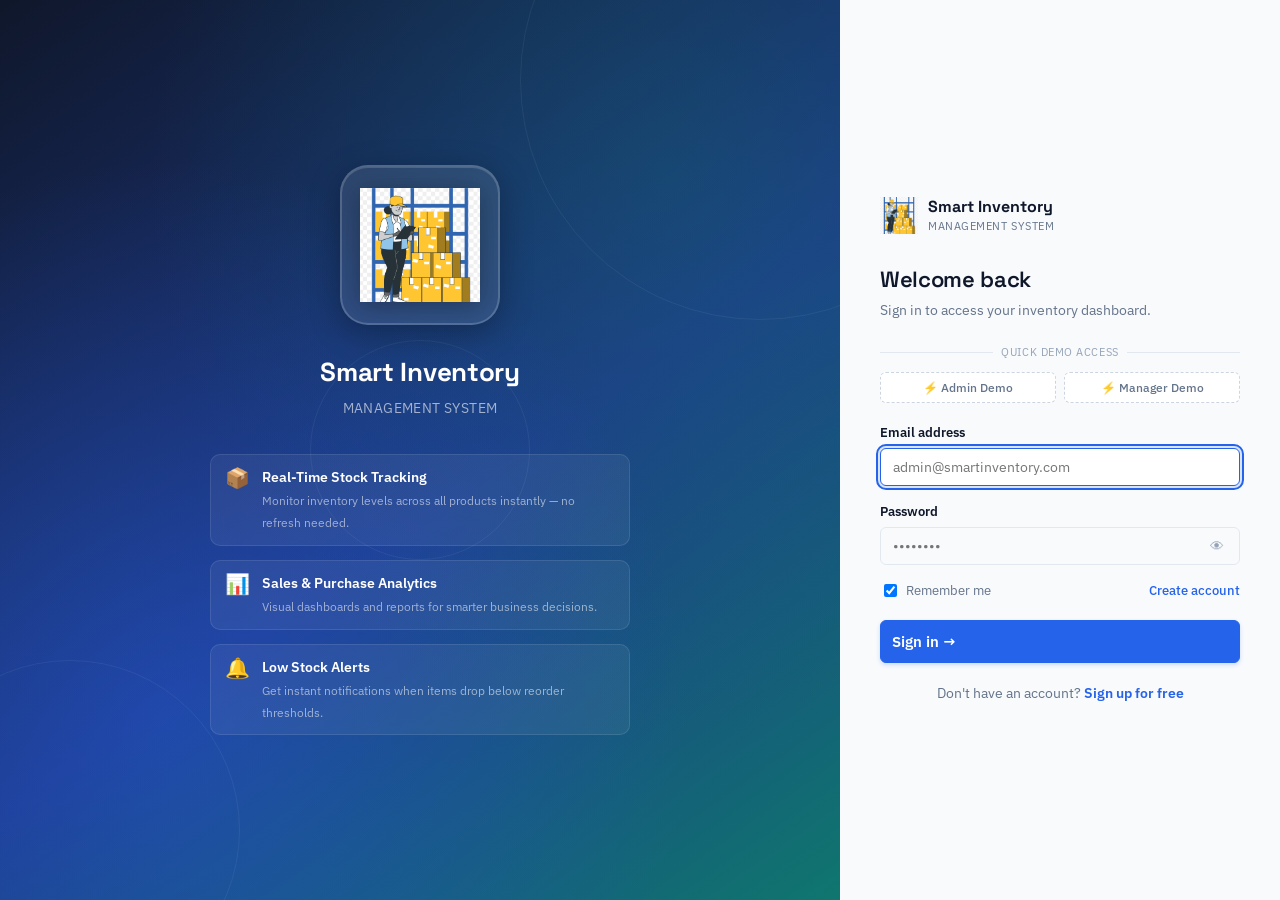
<file: index.html>
<!DOCTYPE html>
<html lang="en">
<head>
<meta charset="UTF-8">
<meta http-equiv="refresh" content="0; url=inventory-app/login.html">
<meta name="viewport" content="width=device-width, initial-scale=1.0">
<title>Smart Inventory Management System</title>
<script>
  window.location.replace("inventory-app/login.html");
</script>
<style>
  body {
    font-family: -apple-system, BlinkMacSystemFont, "Segoe UI", Roboto, sans-serif;
    display: flex;
    align-items: center;
    justify-content: center;
    height: 100vh;
    margin: 0;
    background: #efece4;
    color: #20242b;
    text-align: center;
  }
  .redirect-box {
    padding: 30px;
    background: #ffffff;
    border-radius: 12px;
    box-shadow: 0 4px 20px rgba(0,0,0,0.06);
  }
  a {
    display: inline-block;
    margin-top: 12px;
    padding: 10px 20px;
    background: #c2792b;
    color: #ffffff;
    text-decoration: none;
    border-radius: 6px;
    font-weight: 600;
  }
</style>
</head>
<body>
  <div class="redirect-box">
    <h2>Smart Inventory Management System</h2>
    <p>Redirecting to store application…</p>
    <a href="inventory-app/login.html">Click here if not redirected automatically</a>
  </div>
</body>
</html>
</file>
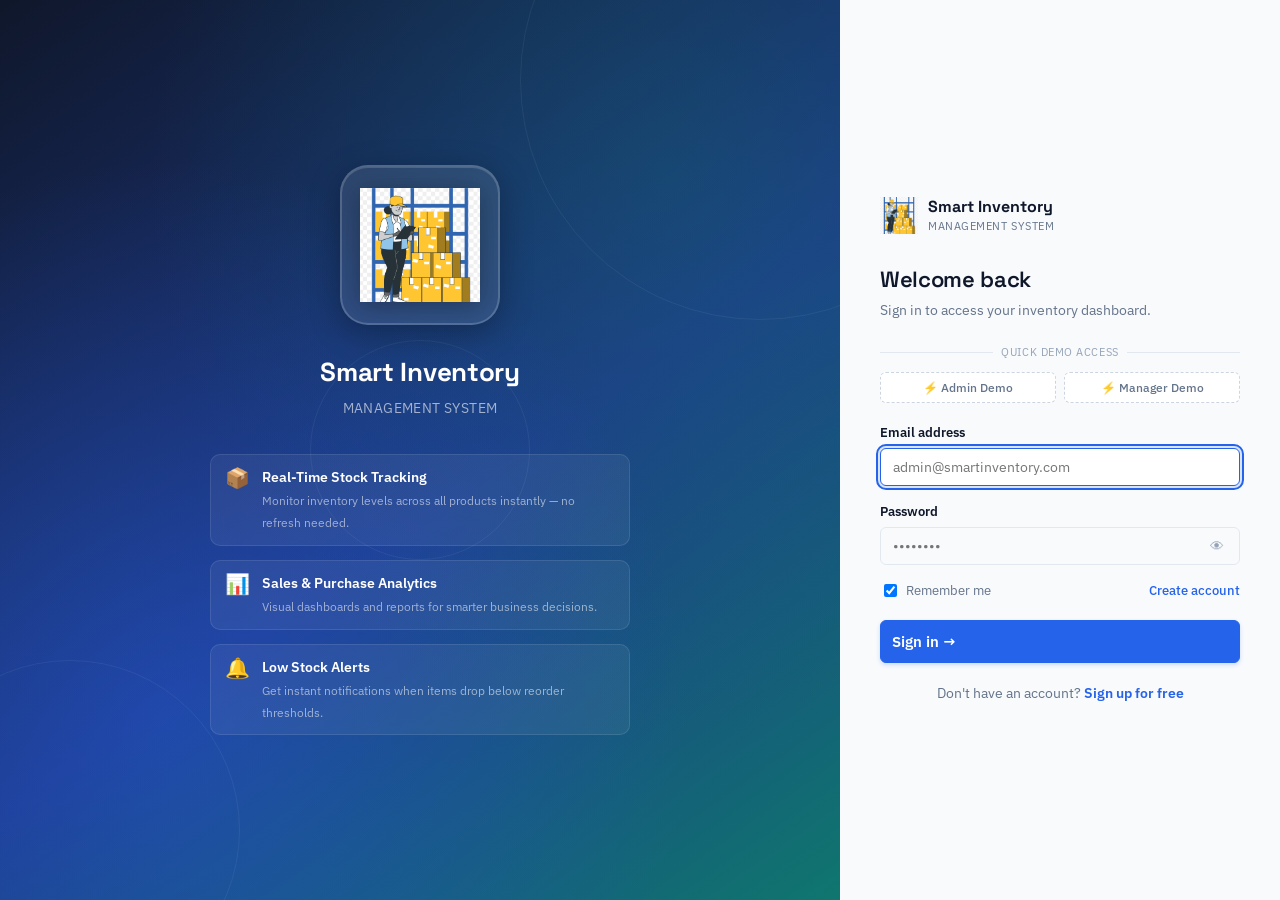
<file: inventory-app/index.html>
<!DOCTYPE html>
<html lang="en">
<head>
<meta charset="UTF-8">
<meta name="viewport" content="width=device-width, initial-scale=1.0">
<title>Dashboard · Smart Inventory</title>
<link rel="preconnect" href="https://fonts.googleapis.com">
<link href="https://fonts.googleapis.com/css2?family=Space+Grotesk:wght@500;600;700&family=IBM+Plex+Sans:wght@400;500;600&family=IBM+Plex+Mono:wght@400;500&display=swap" rel="stylesheet">
<link rel="stylesheet" href="css/style.css">
<link rel="stylesheet" href="css/dashboard.css">
<link rel="stylesheet" href="css/responsive.css">
</head>
<body>
<div class="app-shell">
  <div id="sidebar-root"></div>
  <div class="main">
    <div id="topbar-root"></div>
    <div class="content">

      <div class="page-head">
        <div>
          <div style="display:flex; align-items:center; gap:12px; margin-bottom:4px;">
            <h2>Dashboard</h2>
            <div class="live-badge" title="Changes synchronize in real-time across tabs and devices">
              <span class="live-dot"></span> Real-Time Sync
            </div>
          </div>
          <div class="desc">Here's how the store is doing today.</div>
        </div>
      </div>

      <div class="stat-grid">
        <div class="stat-card">
          <div class="stat-label">Total Products</div>
          <div class="stat-value" id="stat-total-products">0</div>
          <div class="stat-sub" id="stat-total-products-sub"></div>
        </div>
        <div class="stat-card">
          <div class="stat-label">Total Sales</div>
          <div class="stat-value" id="stat-total-sales">$0</div>
          <div class="stat-sub" id="stat-total-sales-sub"></div>
        </div>
        <div class="stat-card">
          <div class="stat-label">Today's Sales</div>
          <div class="stat-value" id="stat-today-sales">$0</div>
          <div class="stat-sub" id="stat-today-sales-sub"></div>
        </div>
        <div class="stat-card">
          <div class="stat-label">Low Stock Items</div>
          <div class="stat-value" id="stat-low-stock">0</div>
          <div class="stat-sub" id="stat-low-stock-sub"></div>
        </div>
      </div>

      <div class="grid-2">
        <div class="card chart-card">
          <div class="card-head">
            <h3>Sales, last 7 days</h3>
            <span class="chart-legend">Daily invoice totals</span>
          </div>
          <div class="bar-chart" id="sales-chart"></div>
        </div>

        <div class="card">
          <div class="card-head">
            <h3>Low stock alerts</h3>
            <a href="products.html" class="btn btn-ghost btn-sm">View products</a>
          </div>
          <div id="low-stock-list"></div>
        </div>
      </div>

      <div class="card" style="margin-top:18px;">
        <div class="card-head">
          <h3>Recent transactions</h3>
          <a href="sales.html" class="btn btn-ghost btn-sm">View all sales</a>
        </div>
        <div class="activity-list" id="recent-transactions"></div>
      </div>

    </div>
  </div>
</div>

<script src="js/utils.js"></script>
<script src="js/storage.js"></script>
<script src="js/auth.js"></script>
<script src="js/app.js"></script>
<script>
  App.renderShell('dashboard', 'Dashboard', 'Overview');
  App.initDashboard();
</script>
</body>
</html>
</file>
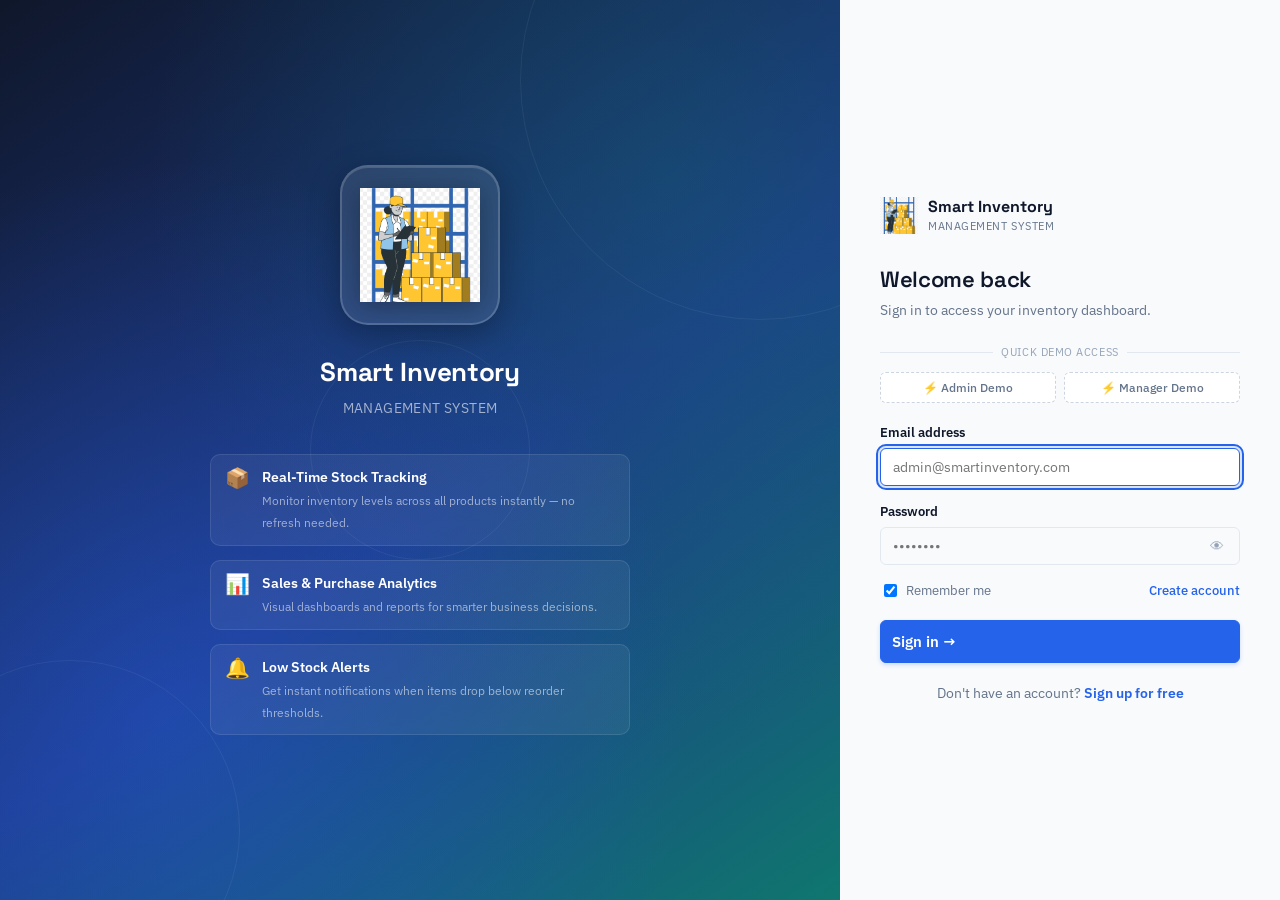
<file: inventory-app/customers.html>
<!DOCTYPE html>
<html lang="en">
<head>
<meta charset="UTF-8">
<meta name="viewport" content="width=device-width, initial-scale=1.0">
<title>Customers · Smart Inventory</title>
<link rel="preconnect" href="https://fonts.googleapis.com">
<link href="https://fonts.googleapis.com/css2?family=Space+Grotesk:wght@500;600;700&family=IBM+Plex+Sans:wght@400;500;600&family=IBM+Plex+Mono:wght@400;500&display=swap" rel="stylesheet">
<link rel="stylesheet" href="css/style.css">
<link rel="stylesheet" href="css/responsive.css">
</head>
<body>
<div class="app-shell">
  <div id="sidebar-root"></div>
  <div class="main">
    <div id="topbar-root"></div>
    <div class="content">

      <div class="page-head">
        <div>
          <h2>Customers</h2>
          <div class="desc">Keep track of who you sell to.</div>
        </div>
        <button class="btn btn-primary" id="add-btn">+ Add customer</button>
      </div>

      <div class="table-wrap">
        <table>
          <thead><tr><th>Name</th><th>Phone</th><th>Email</th><th class="text-right">Actions</th></tr></thead>
          <tbody id="tbody"></tbody>
        </table>
      </div>

    </div>
  </div>
</div>

<div class="modal-overlay" id="modal">
  <div class="modal">
    <div class="modal-head">
      <h3 id="modal-title">Add customer</h3>
      <button class="modal-close" id="modal-close">✕</button>
    </div>
    <form id="form">
      <input type="hidden" id="record-id">
      <div class="field"><label>Name</label><input type="text" id="f-name" required></div>
      <div class="field"><label>Phone</label><input type="text" id="f-phone"></div>
      <div class="field"><label>Email</label><input type="email" id="f-email"></div>
      <div class="modal-foot">
        <button type="button" class="btn" id="modal-cancel">Cancel</button>
        <button type="submit" class="btn btn-primary">Save</button>
      </div>
    </form>
  </div>
</div>

<script src="js/utils.js"></script>
<script src="js/storage.js"></script>
<script src="js/auth.js"></script>
<script src="js/app.js"></script>
<script>
  App.renderShell('customers', 'Customers', 'Contacts');
  const Entity = Storage.Customers;

  function render() {
    const items = Entity.all();
    const tbody = Utils.qs('#tbody');
    if (!items.length) { tbody.innerHTML = `<tr><td colspan="4"><div class="table-empty">No customers yet.</div></td></tr>`; return; }
    tbody.innerHTML = items.map(c => `
      <tr>
        <td><strong>${c.name}</strong></td>
        <td>${c.phone || '—'}</td>
        <td>${c.email || '—'}</td>
        <td class="text-right">
          <button class="btn btn-ghost btn-sm" data-edit="${c.id}">Edit</button>
          <button class="btn btn-ghost btn-sm" data-del="${c.id}">Delete</button>
        </td>
      </tr>`).join('');
    Utils.qsa('[data-edit]', tbody).forEach(b => b.addEventListener('click', () => openModal(Entity.get(b.dataset.edit))));
    Utils.qsa('[data-del]', tbody).forEach(b => b.addEventListener('click', () => {
      if (Utils.confirmAction('Delete this customer?')) { Entity.delete(b.dataset.del); Utils.toast('Deleted', 'success'); render(); }
    }));
  }

  function openModal(record) {
    Utils.qs('#form').reset();
    Utils.qs('#modal-title').textContent = record ? 'Edit customer' : 'Add customer';
    Utils.qs('#record-id').value = record ? record.id : '';
    Utils.qs('#f-name').value = record ? record.name : '';
    Utils.qs('#f-phone').value = record ? record.phone || '' : '';
    Utils.qs('#f-email').value = record ? record.email || '' : '';
    Utils.qs('#modal').classList.add('is-open');
  }
  function closeModal() { Utils.qs('#modal').classList.remove('is-open'); }

  Utils.qs('#add-btn').addEventListener('click', () => openModal(null));
  Utils.qs('#modal-close').addEventListener('click', closeModal);
  Utils.qs('#modal-cancel').addEventListener('click', closeModal);
  Utils.qs('#form').addEventListener('submit', e => {
    e.preventDefault();
    const id = Utils.qs('#record-id').value;
    const payload = { name: Utils.qs('#f-name').value.trim(), phone: Utils.qs('#f-phone').value.trim(), email: Utils.qs('#f-email').value.trim() };
    if (!payload.name) { Utils.toast('Name is required', 'error'); return; }
    if (id) Entity.update(id, payload); else Entity.add(Object.assign({ id: Utils.uid('cus') }, payload));
    Utils.toast('Saved', 'success');
    closeModal();
    render();
  });

  Storage.on('customers_changed', () => render());
  Storage.on('all_changed', () => render());

  render();
</script>
</body>
</html>
</file>
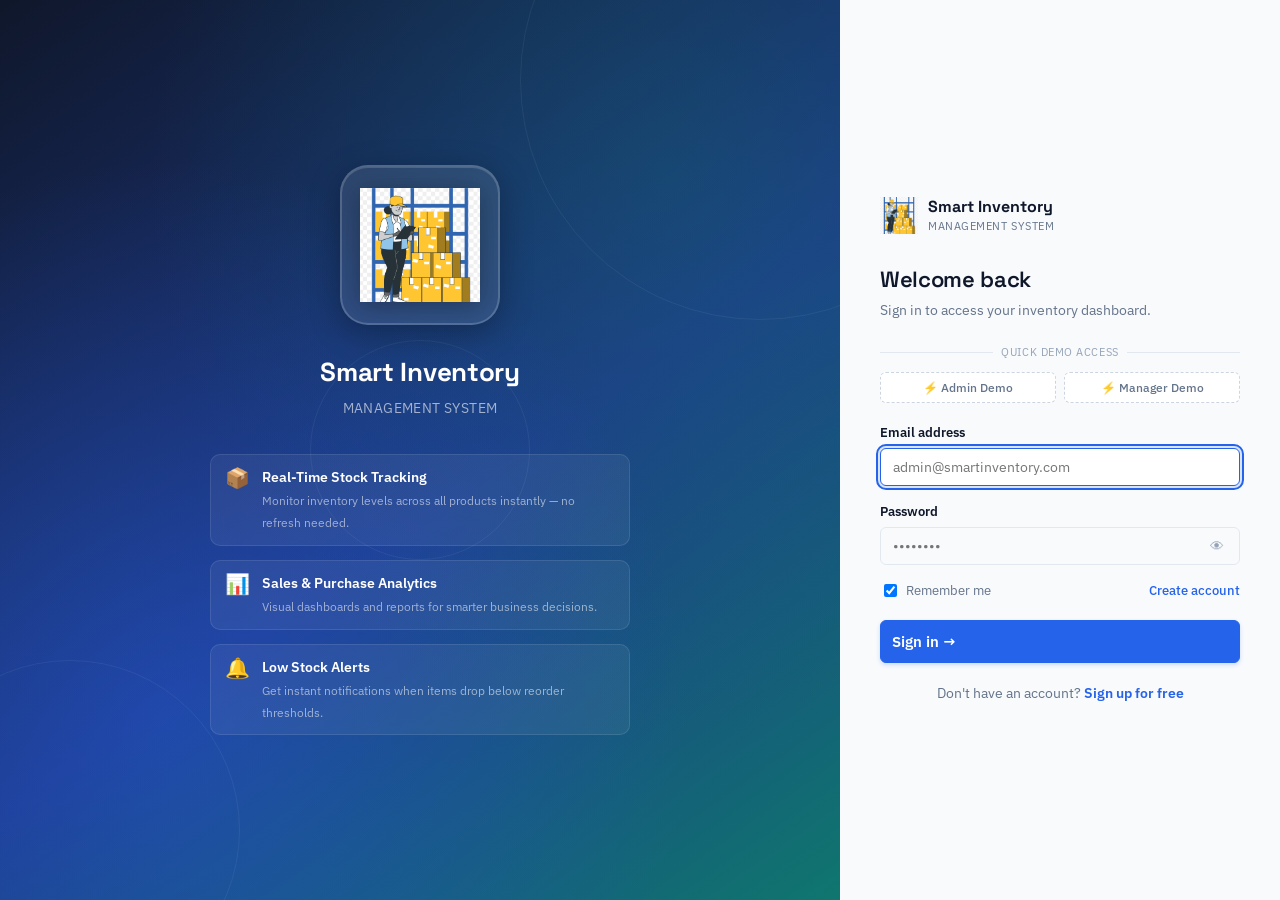
<file: inventory-app/login.html>
<!DOCTYPE html>
<html lang="en">
<head>
<meta charset="UTF-8">
<meta name="viewport" content="width=device-width, initial-scale=1.0">
<title>Sign In · Smart Inventory Management System</title>
<meta name="description" content="Sign in to Smart Inventory Management System – real-time stock, sales, and purchase management.">
<link rel="preconnect" href="https://fonts.googleapis.com">
<link href="https://fonts.googleapis.com/css2?family=Space+Grotesk:wght@500;600;700&family=IBM+Plex+Sans:wght@400;500;600&family=IBM+Plex+Mono:wght@400;500&display=swap" rel="stylesheet">
<link rel="stylesheet" href="css/style.css">
<link rel="stylesheet" href="css/responsive.css">
<style>
  /* ─── Auth Layout ─── */
  body { margin: 0; min-height: 100vh; }

  .auth-split {
    display: flex;
    min-height: 100vh;
  }

  /* ── Left hero panel ── */
  .auth-hero {
    flex: 1;
    display: flex;
    flex-direction: column;
    align-items: center;
    justify-content: center;
    background: linear-gradient(145deg, #0F172A 0%, #1E3A8A 55%, #0F766E 100%);
    padding: 48px 40px;
    position: relative;
    overflow: hidden;
    min-width: 0;
  }

  .auth-hero::before {
    content: '';
    position: absolute;
    inset: 0;
    background:
      radial-gradient(ellipse at 20% 80%, rgba(37,99,235,0.35) 0%, transparent 55%),
      radial-gradient(ellipse at 80% 20%, rgba(15,118,110,0.30) 0%, transparent 55%);
    pointer-events: none;
  }

  /* floating decorative rings */
  .hero-ring {
    position: absolute;
    border-radius: 50%;
    border: 1.5px solid rgba(255,255,255,0.06);
    pointer-events: none;
  }
  .hero-ring-1 { width: 480px; height: 480px; top: -160px; right: -160px; }
  .hero-ring-2 { width: 340px; height: 340px; bottom: -100px; left: -100px; }
  .hero-ring-3 { width: 220px; height: 220px; top: 50%; left: 50%; transform: translate(-50%,-50%); }

  .hero-content {
    position: relative;
    z-index: 1;
    text-align: center;
    max-width: 420px;
  }

  .hero-logo-wrap {
    display: inline-flex;
    align-items: center;
    justify-content: center;
    width: 160px;
    height: 160px;
    background: rgba(255,255,255,0.10);
    border: 2px solid rgba(255,255,255,0.18);
    border-radius: 28px;
    margin-bottom: 28px;
    backdrop-filter: blur(12px);
    box-shadow: 0 8px 32px rgba(0,0,0,0.30), inset 0 1px 0 rgba(255,255,255,0.15);
    transition: transform 0.3s ease, box-shadow 0.3s ease;
  }
  .hero-logo-wrap:hover {
    transform: translateY(-4px) scale(1.03);
    box-shadow: 0 16px 48px rgba(0,0,0,0.40), inset 0 1px 0 rgba(255,255,255,0.20);
  }
  .hero-logo-wrap img {
    width: 120px;
    height: 120px;
    object-fit: contain;
    filter: drop-shadow(0 4px 12px rgba(0,0,0,0.30));
  }

  .hero-brand-name {
    font-family: var(--font-display);
    font-size: 26px;
    font-weight: 700;
    color: #fff;
    margin: 0 0 6px;
    letter-spacing: -0.3px;
  }

  .hero-brand-sub {
    font-size: 13.5px;
    color: rgba(255,255,255,0.60);
    margin: 0 0 36px;
    letter-spacing: 0.03em;
    text-transform: uppercase;
  }

  .hero-features {
    display: flex;
    flex-direction: column;
    gap: 14px;
    text-align: left;
  }
  .hero-feature {
    display: flex;
    align-items: flex-start;
    gap: 12px;
    background: rgba(255,255,255,0.06);
    border: 1px solid rgba(255,255,255,0.10);
    border-radius: 10px;
    padding: 12px 14px;
    transition: background 0.2s;
  }
  .hero-feature:hover { background: rgba(255,255,255,0.10); }
  .hero-feature-icon {
    font-size: 20px;
    flex-shrink: 0;
    line-height: 1;
    margin-top: 1px;
  }
  .hero-feature-text strong {
    display: block;
    color: #fff;
    font-size: 13.5px;
    font-weight: 600;
    margin-bottom: 2px;
  }
  .hero-feature-text span {
    font-size: 12px;
    color: rgba(255,255,255,0.55);
    line-height: 1.4;
  }

  /* ── Right form panel ── */
  .auth-form-panel {
    width: 440px;
    flex-shrink: 0;
    display: flex;
    flex-direction: column;
    align-items: center;
    justify-content: center;
    padding: 40px 40px;
    background: var(--paper);
    overflow-y: auto;
  }

  .auth-form-inner {
    width: 100%;
    max-width: 360px;
  }

  .auth-form-logo {
    display: flex;
    align-items: center;
    gap: 10px;
    margin-bottom: 28px;
  }
  .auth-form-logo img {
    width: 38px;
    height: 38px;
    object-fit: contain;
  }
  .auth-form-logo-text {
    line-height: 1.2;
  }
  .auth-form-logo-text strong {
    display: block;
    font-family: var(--font-display);
    font-size: 16px;
    color: var(--ink);
  }
  .auth-form-logo-text span {
    font-size: 11px;
    color: var(--ink-soft);
    text-transform: uppercase;
    letter-spacing: 0.05em;
  }

  .auth-heading { font-size: 22px; margin: 0 0 4px; }
  .auth-subhead { font-size: 13.5px; color: var(--ink-soft); margin: 0 0 24px; }

  .divider-label {
    display: flex;
    align-items: center;
    gap: 8px;
    font-size: 11px;
    color: var(--ink-faint);
    text-transform: uppercase;
    letter-spacing: 0.05em;
    margin-bottom: 12px;
  }
  .divider-label::before, .divider-label::after {
    content: '';
    flex: 1;
    height: 1px;
    background: var(--line);
  }

  .demo-pills {
    display: flex;
    gap: 8px;
    margin-bottom: 20px;
  }
  .demo-btn {
    flex: 1;
    font-size: 12px;
    padding: 7px 10px;
    border: 1px dashed var(--line-strong);
    background: var(--paper-raised);
    color: var(--ink-soft);
    border-radius: var(--radius-s);
    cursor: pointer;
    text-align: center;
    transition: all 0.15s;
    font-family: var(--font-body);
    font-weight: 500;
  }
  .demo-btn:hover {
    border-color: var(--accent);
    color: var(--accent);
    background: var(--accent-soft);
  }

  .password-wrap { position: relative; }
  .toggle-pwd {
    position: absolute;
    right: 12px;
    top: 50%;
    transform: translateY(-50%);
    background: none;
    border: none;
    color: var(--ink-faint);
    cursor: pointer;
    font-size: 14px;
    padding: 4px;
    line-height: 1;
    transition: color 0.15s;
  }
  .toggle-pwd:hover { color: var(--ink); }

  .remember-row {
    display: flex;
    justify-content: space-between;
    align-items: center;
    margin-bottom: 20px;
    font-size: 13px;
  }
  .remember-row label {
    display: flex;
    align-items: center;
    gap: 6px;
    cursor: pointer;
    font-weight: 400;
    color: var(--ink-soft);
  }
  .remember-row label input { width: auto; }
  .remember-row a {
    color: var(--accent);
    text-decoration: none;
    font-weight: 500;
    font-size: 12.5px;
  }
  .remember-row a:hover { text-decoration: underline; }

  .auth-footer {
    margin-top: 20px;
    text-align: center;
    font-size: 13.5px;
    color: var(--ink-soft);
  }
  .auth-footer a {
    color: var(--accent);
    font-weight: 600;
    text-decoration: none;
  }
  .auth-footer a:hover { text-decoration: underline; }

  /* ── Responsive ── */
  @media (max-width: 768px) {
    .auth-split { flex-direction: column; }
    .auth-hero {
      min-height: 200px;
      padding: 32px 24px;
    }
    .hero-features { display: none; }
    .hero-logo-wrap { width: 100px; height: 100px; margin-bottom: 16px; }
    .hero-logo-wrap img { width: 74px; height: 74px; }
    .hero-brand-name { font-size: 20px; }
    .hero-brand-sub { margin-bottom: 0; }
    .auth-form-panel { width: 100%; padding: 32px 24px; }
  }
</style>
</head>
<body>

<div class="auth-split">

  <!-- ── Left hero panel ── -->
  <div class="auth-hero">
    <div class="hero-ring hero-ring-1"></div>
    <div class="hero-ring hero-ring-2"></div>
    <div class="hero-ring hero-ring-3"></div>

    <div class="hero-content">
      <div class="hero-logo-wrap">
        <img src="assets/images/logo.png" alt="Smart Inventory Logo">
      </div>
      <h1 class="hero-brand-name">Smart Inventory</h1>
      <p class="hero-brand-sub">Management System</p>

      <div class="hero-features">
        <div class="hero-feature">
          <div class="hero-feature-icon">📦</div>
          <div class="hero-feature-text">
            <strong>Real-Time Stock Tracking</strong>
            <span>Monitor inventory levels across all products instantly — no refresh needed.</span>
          </div>
        </div>
        <div class="hero-feature">
          <div class="hero-feature-icon">📊</div>
          <div class="hero-feature-text">
            <strong>Sales & Purchase Analytics</strong>
            <span>Visual dashboards and reports for smarter business decisions.</span>
          </div>
        </div>
        <div class="hero-feature">
          <div class="hero-feature-icon">🔔</div>
          <div class="hero-feature-text">
            <strong>Low Stock Alerts</strong>
            <span>Get instant notifications when items drop below reorder thresholds.</span>
          </div>
        </div>
      </div>
    </div>
  </div>

  <!-- ── Right form panel ── -->
  <div class="auth-form-panel">
    <div class="auth-form-inner">

      <div class="auth-form-logo">
        <img src="assets/images/logo.png" alt="Logo">
        <div class="auth-form-logo-text">
          <strong>Smart Inventory</strong>
          <span>Management System</span>
        </div>
      </div>

      <h2 class="auth-heading">Welcome back</h2>
      <p class="auth-subhead">Sign in to access your inventory dashboard.</p>

      <div class="divider-label">Quick demo access</div>
      <div class="demo-pills">
        <button type="button" class="demo-btn" id="demo-admin">⚡ Admin Demo</button>
        <button type="button" class="demo-btn" id="demo-manager">⚡ Manager Demo</button>
      </div>

      <form id="login-form">
        <div class="field">
          <label for="email">Email address</label>
          <input type="email" id="email" required placeholder="admin@smartinventory.com" autofocus>
        </div>

        <div class="field">
          <label for="password">Password</label>
          <div class="password-wrap">
            <input type="password" id="password" required placeholder="••••••••">
            <button type="button" class="toggle-pwd" id="toggle-pwd" title="Show password">👁</button>
          </div>
        </div>

        <div class="remember-row">
          <label>
            <input type="checkbox" id="remember-me" checked> Remember me
          </label>
          <a href="signup.html">Create account</a>
        </div>

        <button type="submit" class="btn btn-primary" id="login-btn"
          style="width:100%; padding:11px; font-size:15px; font-weight:600;">
          Sign in →
        </button>
      </form>

      <div class="auth-footer">
        Don't have an account? <a href="signup.html">Sign up for free</a>
      </div>

    </div>
  </div>

</div>

<script src="js/utils.js"></script>
<script src="js/storage.js"></script>
<script src="js/auth.js"></script>
<script>
  // Theme on auth pages
  (function() {
    try {
      const s = JSON.parse(localStorage.getItem('sims_settings') || '{}');
      if (s.theme === 'dark') document.documentElement.setAttribute('data-theme', 'dark');
    } catch(e) {}
  })();

  // If already logged in, redirect to dashboard
  if (Auth.getCurrentUser()) {
    window.location.href = 'index.html';
  }

  // Toggle password visibility
  const pwdInput = Utils.qs('#password');
  const toggleBtn = Utils.qs('#toggle-pwd');
  toggleBtn.addEventListener('click', () => {
    const isPwd = pwdInput.type === 'password';
    pwdInput.type = isPwd ? 'text' : 'password';
    toggleBtn.textContent = isPwd ? '🔒' : '👁';
  });

  // Demo auto-fill buttons
  Utils.qs('#demo-admin').addEventListener('click', () => {
    Utils.qs('#email').value = 'admin@smartinventory.com';
    Utils.qs('#password').value = 'admin123';
    Utils.toast('Admin credentials loaded — click Sign in', 'info');
  });

  Utils.qs('#demo-manager').addEventListener('click', () => {
    Utils.qs('#email').value = 'manager@smartinventory.com';
    Utils.qs('#password').value = 'manager123';
    Utils.toast('Manager credentials loaded — click Sign in', 'info');
  });

  // Login submission
  Utils.qs('#login-form').addEventListener('submit', async e => {
    e.preventDefault();
    const email = Utils.qs('#email').value;
    const password = Utils.qs('#password').value;
    const btn = Utils.qs('#login-btn');

    btn.disabled = true;
    btn.textContent = 'Signing in…';

    try {
      const user = await Auth.login(email, password);
      Utils.playChime && Utils.playChime('success');
      Utils.toast(`Welcome back, ${user.name}!`, 'success');
      setTimeout(() => { window.location.href = 'index.html'; }, 500);
    } catch (err) {
      Utils.playChime && Utils.playChime('alert');
      Utils.toast(err.message || 'Login failed', 'error');
      btn.disabled = false;
      btn.textContent = 'Sign in →';
    }
  });
</script>
</body>
</html>
</file>
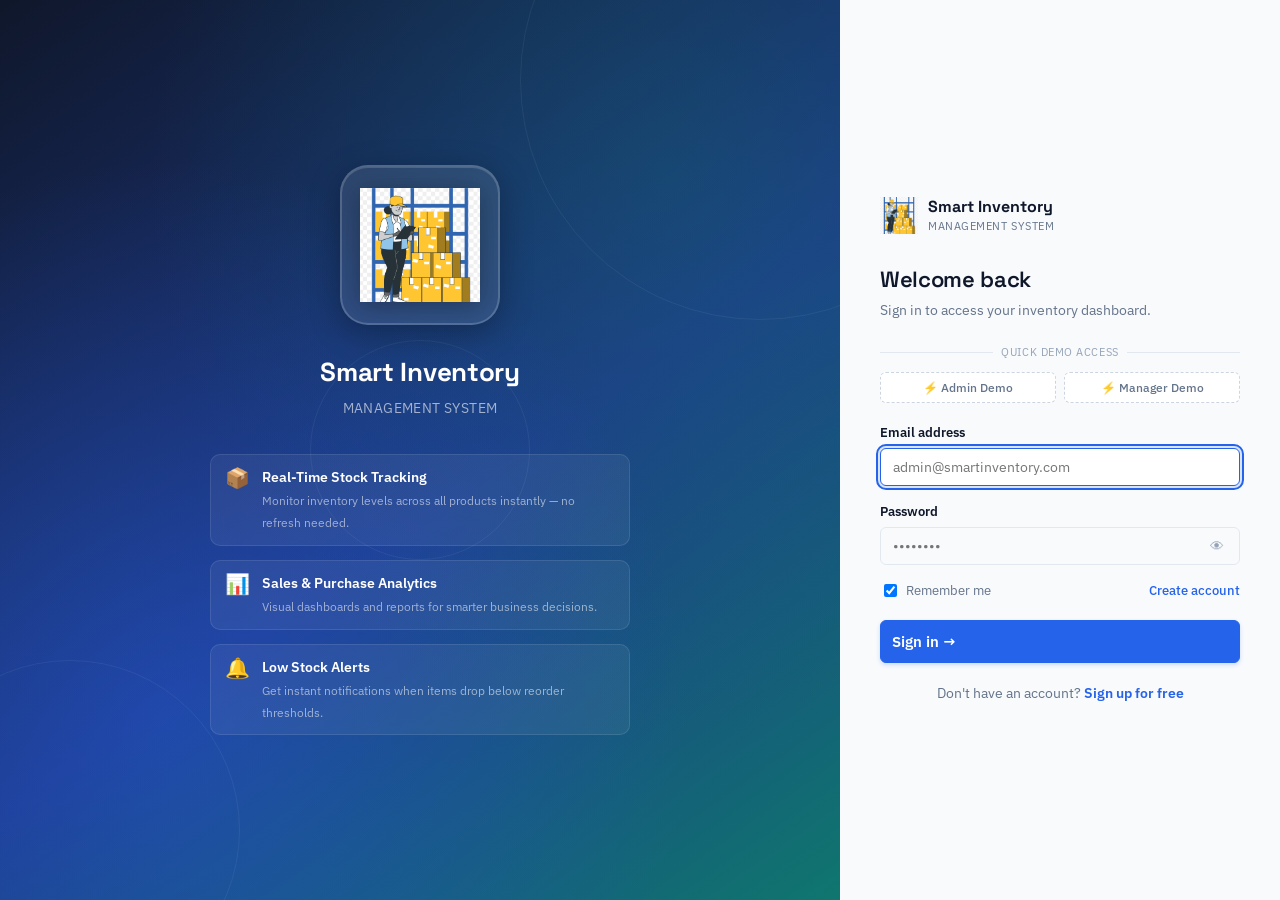
<file: inventory-app/products.html>
<!DOCTYPE html>
<html lang="en">
<head>
<meta charset="UTF-8">
<meta name="viewport" content="width=device-width, initial-scale=1.0">
<title>Products · Smart Inventory</title>
<link rel="preconnect" href="https://fonts.googleapis.com">
<link href="https://fonts.googleapis.com/css2?family=Space+Grotesk:wght@500;600;700&family=IBM+Plex+Sans:wght@400;500;600&family=IBM+Plex+Mono:wght@400;500&display=swap" rel="stylesheet">
<link rel="stylesheet" href="css/style.css">
<link rel="stylesheet" href="css/responsive.css">
</head>
<body>
<div class="app-shell">
  <div id="sidebar-root"></div>
  <div class="main">
    <div id="topbar-root"></div>
    <div class="content">

      <div class="page-head">
        <div>
          <div style="display:flex; align-items:center; gap:12px; margin-bottom:4px;">
            <h2>Products</h2>
            <div class="live-badge" title="Changes synchronize in real-time across tabs and devices">
              <span class="live-dot"></span> Real-Time Sync
            </div>
          </div>
          <div class="desc">Manage your product catalog, image gallery, barcodes, and stock levels.</div>
        </div>
        <div style="display:flex; gap:10px; flex-wrap:wrap;">
          <button class="btn" id="export-products-csv-btn">Export CSV</button>
          <button class="btn" id="import-csv-btn">Import CSV</button>
          <input type="file" id="csv-file-input" accept=".csv" style="display:none;">
          <button class="btn btn-primary" id="add-product-btn">+ Add product</button>
        </div>
      </div>

      <div class="toolbar">
        <input type="text" id="product-search" placeholder="Search by name or barcode… (or press /)" style="min-width:260px;">
        <select id="category-filter"></select>
      </div>

      <div class="table-wrap">
        <table>
          <thead>
            <tr>
              <th style="width:60px;">Image</th>
              <th>Product</th>
              <th>Category</th>
              <th>Price</th>
              <th>Stock</th>
              <th>Status</th>
              <th>Reorder at</th>
              <th class="text-right">Actions</th>
            </tr>
          </thead>
          <tbody id="products-tbody"></tbody>
        </table>
      </div>

    </div>
  </div>
</div>

<!-- Add / Edit product modal with Product Image Support -->
<div class="modal-overlay" id="product-modal">
  <div class="modal modal-wide">
    <div class="modal-head">
      <h3 id="product-modal-title">Add product</h3>
      <button class="modal-close" id="product-modal-close">✕</button>
    </div>
    <form id="product-form">
      <input type="hidden" id="product-id">

      <!-- Product Image Selector / Uploader -->
      <div class="field">
        <label>Product Image</label>
        <div class="image-upload-wrap">
          <img id="product-image-preview" class="product-thumb-lg" src="assets/images/products/placeholder.svg" alt="Preview">
          <div class="image-upload-controls">
            <div style="display:flex; gap:8px; align-items:center; flex-wrap:wrap;">
              <label class="btn btn-sm" style="cursor:pointer; margin:0;">
                Upload image
                <input type="file" id="product-image-file" accept="image/*" style="display:none;">
              </label>
              <button type="button" class="btn btn-ghost btn-sm" id="product-image-clear">Reset</button>
            </div>
            <input type="text" id="product-image-url" placeholder="Or enter image URL (e.g. assets/images/products/tea.svg)" style="font-size:12.5px;">
            <div>
              <span class="field-hint" style="display:block; margin-bottom:4px;">Quick preset images:</span>
              <div class="preset-list" id="preset-images-list"></div>
            </div>
          </div>
        </div>
      </div>

      <div class="field">
        <label>Product name</label>
        <input type="text" id="product-name" required placeholder="e.g. Ceylon Black Tea 250g">
      </div>
      <div class="field-row">
        <div class="field">
          <label>Category</label>
          <input type="text" id="product-category" placeholder="e.g. Beverages">
        </div>
        <div class="field">
          <label>Barcode / SKU</label>
          <input type="text" id="product-barcode" placeholder="e.g. 8901030">
        </div>
      </div>
      <div class="field-row">
        <div class="field">
          <label>Selling price</label>
          <input type="number" step="0.01" min="0" id="product-price" required>
        </div>
        <div class="field">
          <label>Cost price</label>
          <input type="number" step="0.01" min="0" id="product-cost">
        </div>
      </div>
      <div class="field-row">
        <div class="field">
          <label>Opening stock</label>
          <input type="number" min="0" id="product-stock">
        </div>
        <div class="field">
          <label>Low stock alert at</label>
          <input type="number" min="0" id="product-threshold">
        </div>
      </div>
      <div class="modal-foot">
        <button type="button" class="btn" id="product-modal-cancel">Cancel</button>
        <button type="submit" class="btn btn-primary">Save product</button>
      </div>
    </form>
  </div>
</div>

<!-- Barcode & QR Code Modal -->
<div class="modal-overlay" id="code-modal">
  <div class="modal">
    <div class="modal-head">
      <h3>Barcode & QR Code Label</h3>
      <button class="modal-close" id="code-modal-close">✕</button>
    </div>
    <div id="code-modal-content" style="display:flex; flex-direction:column; gap:16px; align-items:center;">
      <div style="display:flex; align-items:center; gap:12px; width:100%; justify-content:center;">
        <img id="code-modal-thumb" class="product-thumb" src="" alt="">
        <div>
          <h4 id="code-modal-name" style="margin:0;"></h4>
          <span id="code-modal-details" class="field-hint"></span>
        </div>
      </div>
      <div class="code-preview-card" style="width:100%; max-width:340px;">
        <div style="font-size:11px; text-transform:uppercase; color:var(--ink-faint); margin-bottom:8px; font-weight:600;">Barcode (Code 39)</div>
        <div id="barcode-container" style="overflow-x:auto;"></div>
      </div>
      <div class="code-preview-card" style="width:100%; max-width:340px;">
        <div style="font-size:11px; text-transform:uppercase; color:var(--ink-faint); margin-bottom:8px; font-weight:600;">QR Code</div>
        <div id="qrcode-container" style="display:flex; justify-content:center;"></div>
      </div>
    </div>
    <div class="modal-foot">
      <button type="button" class="btn" id="code-modal-close-btn">Close</button>
      <button type="button" class="btn btn-primary" id="code-modal-print-btn">Print Label</button>
    </div>
  </div>
</div>

<!-- Stock adjust modal -->
<div class="modal-overlay" id="stock-modal">
  <div class="modal">
    <div class="modal-head">
      <h3>Adjust stock</h3>
      <button class="modal-close" id="stock-modal-close">✕</button>
    </div>
    <div style="display:flex; align-items:center; gap:10px; margin-bottom:12px;">
      <img id="stock-modal-thumb" class="product-thumb" src="" alt="">
      <div>
        <p id="stock-modal-product-name" style="font-weight:600; margin:0;"></p>
        <p class="field-hint" id="stock-modal-current" style="margin:0;"></p>
      </div>
    </div>
    <form id="stock-form">
      <div class="field">
        <label>Movement type</label>
        <div style="display:flex; gap:16px; margin-top:4px;">
          <label style="display:flex; align-items:center; gap:6px; font-weight:400;"><input type="radio" name="stock-type" value="in" checked> Stock in</label>
          <label style="display:flex; align-items:center; gap:6px; font-weight:400;"><input type="radio" name="stock-type" value="out"> Stock out</label>
        </div>
      </div>
      <div class="field">
        <label>Quantity</label>
        <input type="number" min="1" id="stock-qty" required>
      </div>
      <div class="field">
        <label>Reason / note (optional)</label>
        <input type="text" id="stock-reason" placeholder="e.g. Damaged, returned, recount">
      </div>
      <div class="modal-foot">
        <button type="button" class="btn" id="stock-modal-cancel">Cancel</button>
        <button type="submit" class="btn btn-primary">Update stock</button>
      </div>
    </form>
  </div>
</div>

<!-- Stock history modal -->
<div class="modal-overlay" id="history-modal">
  <div class="modal modal-wide">
    <div class="modal-head">
      <div style="display:flex; align-items:center; gap:10px;">
        <img id="history-modal-thumb" class="product-thumb-sm" src="" alt="">
        <h3>Stock history — <span id="history-modal-product-name"></span></h3>
      </div>
      <button class="modal-close" id="history-modal-close">✕</button>
    </div>
    <div class="table-wrap">
      <table>
        <thead><tr><th>Date</th><th>Type</th><th>Qty</th><th>Reason</th></tr></thead>
        <tbody id="history-tbody"></tbody>
      </table>
    </div>
  </div>
</div>

<script src="js/utils.js"></script>
<script src="js/storage.js"></script>
<script src="js/auth.js"></script>
<script src="js/app.js"></script>
<script src="js/inventory.js"></script>
<script src="js/products.js"></script>
<script>
  App.renderShell('products', 'Products', 'Catalog', { search: false });
  ProductsPage.init();
</script>
</body>
</html>
</file>
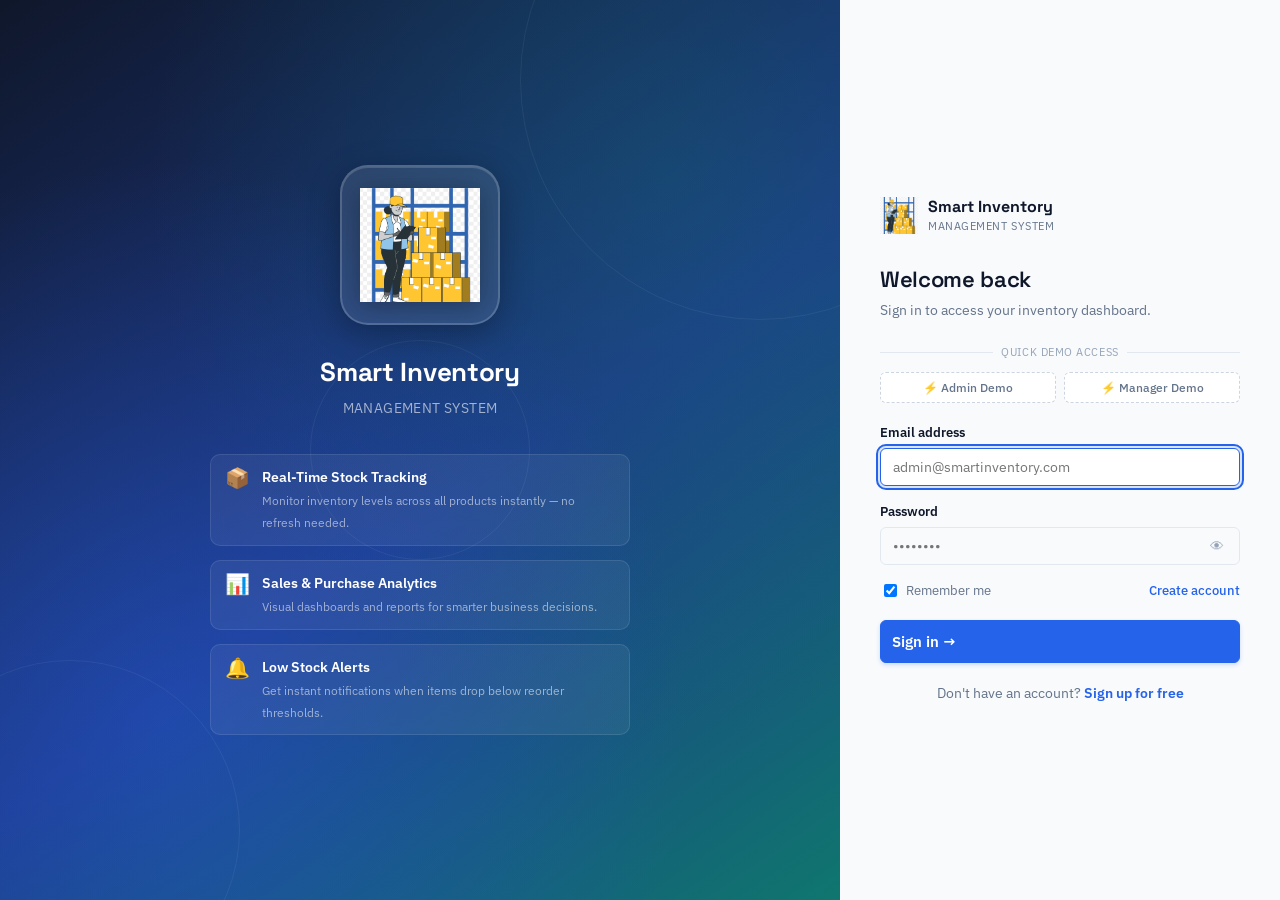
<file: inventory-app/purchases.html>
<!DOCTYPE html>
<html lang="en">
<head>
<meta charset="UTF-8">
<meta name="viewport" content="width=device-width, initial-scale=1.0">
<title>Purchases · Smart Inventory</title>
<link rel="preconnect" href="https://fonts.googleapis.com">
<link href="https://fonts.googleapis.com/css2?family=Space+Grotesk:wght@500;600;700&family=IBM+Plex+Sans:wght@400;500;600&family=IBM+Plex+Mono:wght@400;500&display=swap" rel="stylesheet">
<link rel="stylesheet" href="css/style.css">
<link rel="stylesheet" href="css/responsive.css">
</head>
<body>
<div class="app-shell">
  <div id="sidebar-root"></div>
  <div class="main">
    <div id="topbar-root"></div>
    <div class="content">

      <div class="page-head">
        <div>
          <div style="display:flex; align-items:center; gap:12px; margin-bottom:4px;">
            <h2>Purchases</h2>
            <div class="live-badge" title="Changes synchronize in real-time across tabs and devices">
              <span class="live-dot"></span> Real-Time Sync
            </div>
          </div>
          <div class="desc">Record incoming stock shipments from suppliers with real-time automatic inventory updates.</div>
        </div>
      </div>

      <div class="grid-2">
        <div class="card">
          <div class="card-head"><h3>New purchase entry</h3></div>

          <div class="field">
            <label>Supplier</label>
            <select id="purchase-supplier"></select>
          </div>

          <div class="field-row">
            <div class="field" style="flex:2;">
              <label>Product</label>
              <select id="purchase-product"></select>
            </div>
            <div class="field">
              <label>Quantity</label>
              <input type="number" id="purchase-qty" min="1" value="1">
            </div>
            <div class="field">
              <label>Unit cost</label>
              <input type="number" id="purchase-cost" min="0" step="0.01">
            </div>
          </div>
          <button class="btn btn-primary" id="add-purchase-item-btn" style="margin-bottom:16px;">Add to purchase</button>

          <div class="table-wrap">
            <table>
              <thead><tr><th>Item</th><th>Unit cost</th><th>Qty</th><th>Amount</th><th></th></tr></thead>
              <tbody id="purchase-cart-tbody"></tbody>
            </table>
          </div>

          <div class="invoice-totals" style="width:100%; max-width:320px; margin-left:auto; margin-top:16px;">
            <div class="grand"><span>Total cost</span><span id="purchase-total">$0.00</span></div>
          </div>

          <div class="modal-foot">
            <button class="btn" id="clear-purchase-btn">Clear</button>
            <button class="btn btn-primary" id="save-purchase-btn" disabled>Save & update stock</button>
          </div>
        </div>

        <div class="card">
          <div class="card-head"><h3>Purchase history</h3></div>
          <div class="table-wrap">
            <table>
              <thead><tr><th>Date</th><th>Supplier</th><th>Items</th><th>Total</th></tr></thead>
              <tbody id="purchases-tbody"></tbody>
            </table>
          </div>
        </div>
      </div>

    </div>
  </div>
</div>

<script src="js/utils.js"></script>
<script src="js/storage.js"></script>
<script src="js/auth.js"></script>
<script src="js/app.js"></script>
<script src="js/inventory.js"></script>
<script>
  App.renderShell('purchases', 'Purchases', 'Restocking');

  let purchaseCart = [];

  function populateSupplierSelect() {
    const select = Utils.qs('#purchase-supplier');
    if (!select) return;
    select.innerHTML = Storage.Suppliers.all().map(s => `<option value="${s.id}">${s.name}</option>`).join('');
  }

  function populateProductSelectForPurchase() {
    const select = Utils.qs('#purchase-product');
    if (!select) return;
    select.innerHTML = '<option value="">Select a product…</option>' +
      Storage.Products.all().map(p => `<option value="${p.id}">${p.name} (${p.stock} in stock)</option>`).join('');
  }

  Utils.qs('#purchase-product').addEventListener('change', e => {
    const p = Storage.Products.get(e.target.value);
    if (p) Utils.qs('#purchase-cost').value = p.cost || '';
  });

  Utils.qs('#add-purchase-item-btn').addEventListener('click', () => {
    const productId = Utils.qs('#purchase-product').value;
    const qty = Number(Utils.qs('#purchase-qty').value) || 1;
    const cost = Number(Utils.qs('#purchase-cost').value) || 0;
    if (!productId) { Utils.toast('Choose a product first', 'error'); return; }
    const product = Storage.Products.get(productId);
    const existing = purchaseCart.find(i => i.productId === productId);
    if (existing) {
      existing.qty += qty;
      existing.cost = cost;
    } else {
      purchaseCart.push({
        productId,
        name: product.name,
        qty,
        cost,
        image: product.image || 'assets/images/products/placeholder.svg'
      });
    }
    Utils.qs('#purchase-qty').value = 1;
    Utils.qs('#purchase-product').value = '';
    Utils.qs('#purchase-cost').value = '';
    renderPurchaseCart();
  });

  Utils.qs('#clear-purchase-btn').addEventListener('click', () => { purchaseCart = []; renderPurchaseCart(); });

  function renderPurchaseCart() {
    const tbody = Utils.qs('#purchase-cart-tbody');
    if (!purchaseCart.length) {
      tbody.innerHTML = `<tr><td colspan="5"><div class="table-empty">No items added yet.</div></td></tr>`;
    } else {
      tbody.innerHTML = purchaseCart.map(i => `
        <tr>
          <td>
            <div style="display:flex; align-items:center; gap:8px;">
              <img src="${i.image || 'assets/images/products/placeholder.svg'}" class="product-thumb-sm" alt="${i.name}" onerror="this.src='assets/images/products/placeholder.svg'">
              <span><strong>${i.name}</strong></span>
            </div>
          </td>
          <td class="mono">${Utils.currency(i.cost)}</td>
          <td class="mono">${i.qty}</td>
          <td class="mono">${Utils.currency(i.cost * i.qty)}</td>
          <td class="text-right"><button class="btn btn-ghost btn-sm" data-remove="${i.productId}">Remove</button></td>
        </tr>`).join('');
      Utils.qsa('[data-remove]', tbody).forEach(btn =>
        btn.addEventListener('click', () => {
          purchaseCart = purchaseCart.filter(i => i.productId !== btn.getAttribute('data-remove'));
          renderPurchaseCart();
        }));
    }
    const total = purchaseCart.reduce((sum, i) => sum + i.cost * i.qty, 0);
    Utils.qs('#purchase-total').textContent = Utils.currency(total);
    Utils.qs('#save-purchase-btn').disabled = purchaseCart.length === 0;
  }

  Utils.qs('#save-purchase-btn').addEventListener('click', () => {
    if (!purchaseCart.length) return;
    const total = purchaseCart.reduce((sum, i) => sum + i.cost * i.qty, 0);
    const purchase = {
      id: Utils.uid('pur'),
      date: Utils.todayISO(),
      supplierId: Utils.qs('#purchase-supplier').value || null,
      items: purchaseCart.map(i => ({ productId: i.productId, name: i.name, cost: i.cost, qty: i.qty })),
      total: Number(total.toFixed(2))
    };
    Storage.Purchases.add(purchase);
    purchaseCart.forEach(i => {
      Inventory.stockIn(i.productId, i.qty, 'Purchase received', purchase.id);
      Storage.Products.update(i.productId, { cost: i.cost });
    });
    Utils.playChime('success');
    Utils.toast('Purchase recorded — stock updated in real time!', 'success');
    purchaseCart = [];
    renderPurchaseCart();
    populateProductSelectForPurchase();
    renderPurchaseHistory();
  });

  function renderPurchaseHistory() {
    const tbody = Utils.qs('#purchases-tbody');
    const suppliers = Storage.Suppliers.all();
    const purchases = Storage.Purchases.all();
    if (!purchases.length) {
      tbody.innerHTML = `<tr><td colspan="4"><div class="table-empty">No purchases recorded yet.</div></td></tr>`;
      return;
    }
    tbody.innerHTML = purchases.map(p => {
      const sup = suppliers.find(s => s.id === p.supplierId);
      const itemCount = p.items.reduce((n, i) => n + i.qty, 0);
      return `
      <tr>
        <td>${Utils.formatDateTime(p.date)}</td>
        <td>${sup ? sup.name : '—'}</td>
        <td class="mono">${itemCount} item${itemCount === 1 ? '' : 's'}</td>
        <td class="mono"><strong>${Utils.currency(p.total)}</strong></td>
      </tr>`;
    }).join('');
  }

  // Real-time synchronization
  Storage.on('products_changed', () => populateProductSelectForPurchase());
  Storage.on('stock_changed', () => populateProductSelectForPurchase());
  Storage.on('purchases_changed', () => renderPurchaseHistory());
  Storage.on('suppliers_changed', () => populateSupplierSelect());
  Storage.on('all_changed', () => {
    populateSupplierSelect();
    populateProductSelectForPurchase();
    renderPurchaseHistory();
  });

  populateSupplierSelect();
  populateProductSelectForPurchase();
  renderPurchaseCart();
  renderPurchaseHistory();
</script>
</body>
</html>
</file>
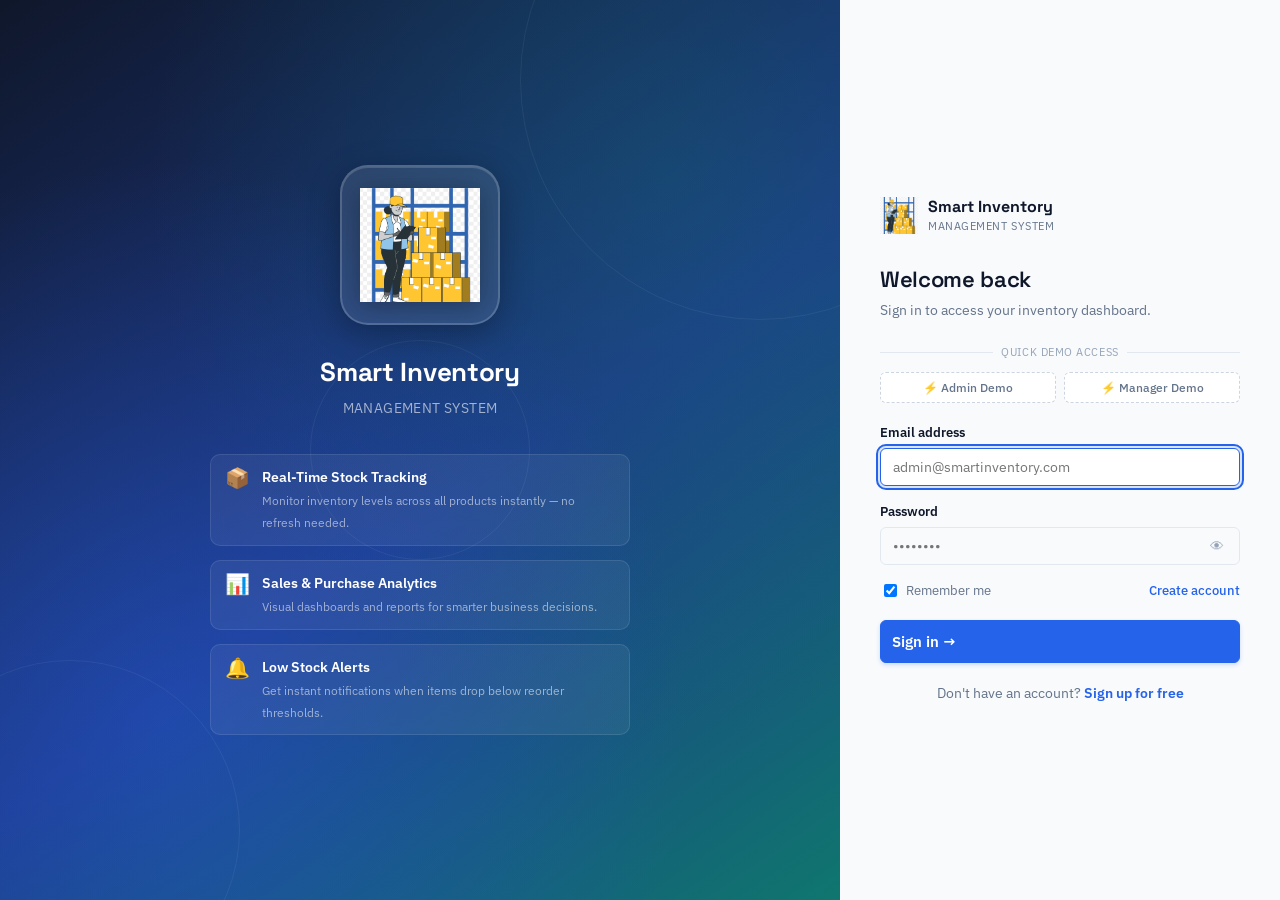
<file: inventory-app/reports.html>
<!DOCTYPE html>
<html lang="en">
<head>
<meta charset="UTF-8">
<meta name="viewport" content="width=device-width, initial-scale=1.0">
<title>Reports · Smart Inventory</title>
<link rel="preconnect" href="https://fonts.googleapis.com">
<link href="https://fonts.googleapis.com/css2?family=Space+Grotesk:wght@500;600;700&family=IBM+Plex+Sans:wght@400;500;600&family=IBM+Plex+Mono:wght@400;500&display=swap" rel="stylesheet">
<link rel="stylesheet" href="css/style.css">
<link rel="stylesheet" href="css/responsive.css">
</head>
<body>
<div class="app-shell">
  <div id="sidebar-root"></div>
  <div class="main">
    <div id="topbar-root"></div>
    <div class="content">

      <div class="page-head">
        <div>
          <h2>Reports</h2>
          <div class="desc">Sales, stock, and profit — export any report as CSV.</div>
        </div>
      </div>

      <div class="tabs">
        <button class="tab-btn is-active" data-tab="sales">Sales report</button>
        <button class="tab-btn" data-tab="stock">Stock report</button>
        <button class="tab-btn" data-tab="profit">Profit report</button>
      </div>

      <div class="tab-panel is-active" id="panel-sales">
        <div class="stat-grid" id="sales-report-summary"></div>
        <div class="page-head"><div></div><button class="btn" id="export-sales-csv">Export CSV</button></div>
        <div class="table-wrap">
          <table>
            <thead><tr><th>Date</th><th>Customer</th><th>Items</th><th>Tax</th><th>Total</th></tr></thead>
            <tbody id="sales-report-tbody"></tbody>
          </table>
        </div>
      </div>

      <div class="tab-panel" id="panel-stock">
        <div class="stat-grid" id="stock-report-summary"></div>
        <div class="page-head"><div></div><button class="btn" id="export-stock-csv">Export CSV</button></div>
        <div class="table-wrap">
          <table>
            <thead><tr><th>Product</th><th>Category</th><th>Stock</th><th>Value</th><th>Status</th></tr></thead>
            <tbody id="stock-report-tbody"></tbody>
          </table>
        </div>
      </div>

      <div class="tab-panel" id="panel-profit">
        <div class="stat-grid" id="profit-report-summary"></div>
        <div class="page-head"><div></div><button class="btn" id="export-profit-csv">Export CSV</button></div>
        <div class="table-wrap">
          <table>
            <thead><tr><th>Product</th><th>Units sold</th><th>Revenue</th><th>Profit</th><th>Margin</th></tr></thead>
            <tbody id="profit-report-tbody"></tbody>
          </table>
        </div>
      </div>

    </div>
  </div>
</div>

<script src="js/utils.js"></script>
<script src="js/storage.js"></script>
<script src="js/auth.js"></script>
<script src="js/app.js"></script>
<script src="js/inventory.js"></script>
<script src="js/reports.js"></script>
<script>
  App.renderShell('reports', 'Reports', 'Insights');
  ReportsPage.init();
</script>
</body>
</html>
</file>
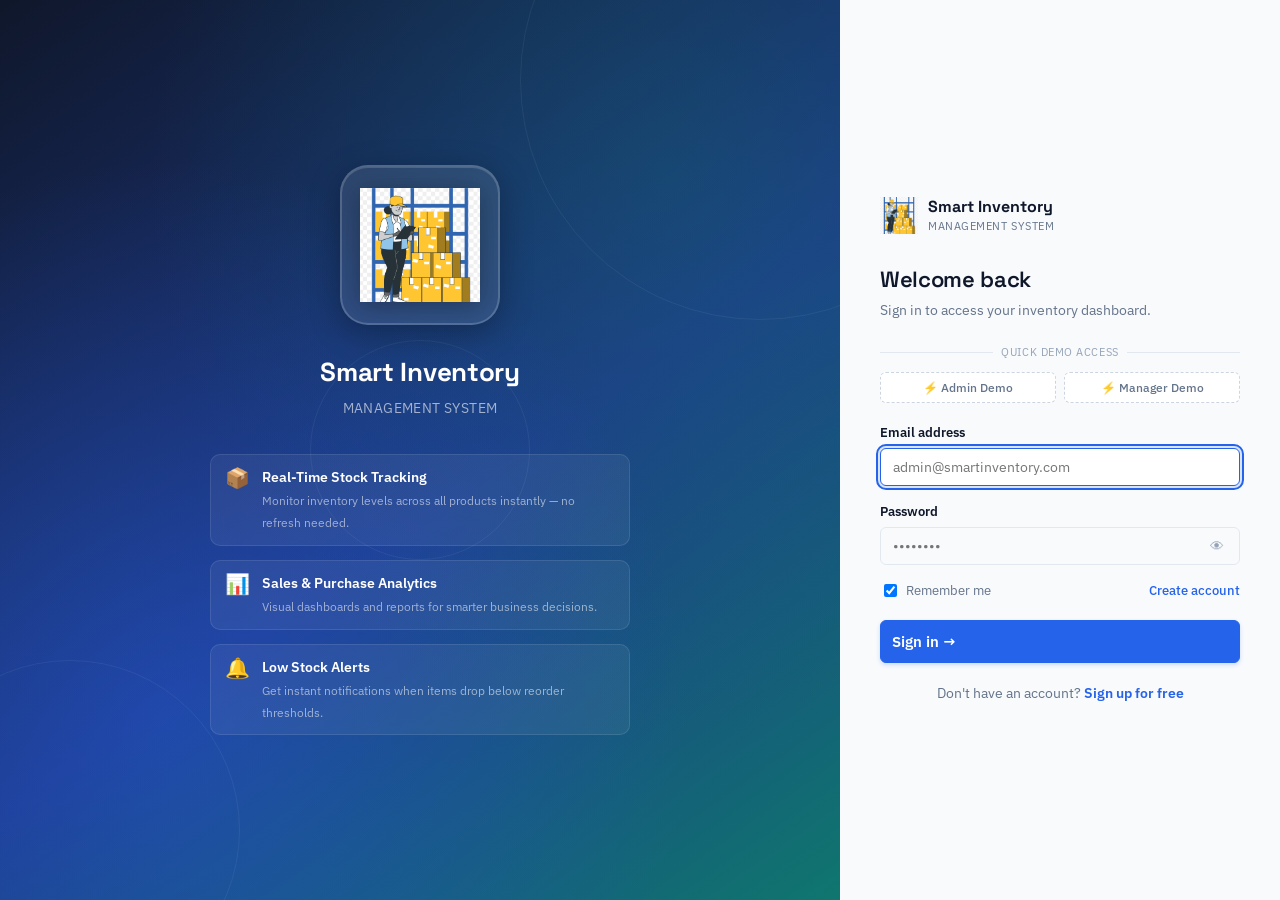
<file: inventory-app/sales.html>
<!DOCTYPE html>
<html lang="en">
<head>
<meta charset="UTF-8">
<meta name="viewport" content="width=device-width, initial-scale=1.0">
<title>Sales · Smart Inventory</title>
<link rel="preconnect" href="https://fonts.googleapis.com">
<link href="https://fonts.googleapis.com/css2?family=Space+Grotesk:wght@500;600;700&family=IBM+Plex+Sans:wght@400;500;600&family=IBM+Plex+Mono:wght@400;500&display=swap" rel="stylesheet">
<link rel="stylesheet" href="css/style.css">
<link rel="stylesheet" href="css/responsive.css">
</head>
<body>
<div class="app-shell">
  <div id="sidebar-root"></div>
  <div class="main">
    <div id="topbar-root"></div>
    <div class="content">

      <div class="page-head">
        <div>
          <div style="display:flex; align-items:center; gap:12px; margin-bottom:4px;">
            <h2>Sales</h2>
            <div class="live-badge" title="Changes synchronize in real-time across tabs and devices">
              <span class="live-dot"></span> Real-Time Sync
            </div>
          </div>
          <div class="desc">Create invoices and review sales history with real-time stock sync.</div>
        </div>
      </div>

      <div class="grid-2">
        <div class="card">
          <div class="card-head"><h3>Create invoice</h3></div>

          <div class="field-row">
            <div class="field">
              <label>Customer</label>
              <select id="sale-customer"></select>
            </div>
          </div>

          <div class="field-row">
            <div class="field" style="flex:2;">
              <label>Product</label>
              <select id="sale-product"></select>
            </div>
            <div class="field">
              <label>Quantity</label>
              <input type="number" id="sale-qty" min="1" value="1">
            </div>
          </div>
          <button class="btn btn-primary" id="add-to-cart-btn" style="margin-bottom:16px;">Add to invoice</button>

          <div class="table-wrap">
            <table>
              <thead><tr><th>Item</th><th>Price</th><th>Qty</th><th>Amount</th><th></th></tr></thead>
              <tbody id="cart-tbody"></tbody>
            </table>
          </div>

          <div class="field-row" style="margin-top:16px;">
            <div class="field">
              <label>Discount (flat amount)</label>
              <input type="number" id="sale-discount" min="0" value="0" step="0.01">
            </div>
            <div class="field">
              <label style="display:flex; align-items:center; gap:8px;">
                <input type="checkbox" id="apply-tax" checked style="width:auto;"> Apply store tax rate
              </label>
            </div>
          </div>

          <div class="invoice-totals" style="width:100%; max-width:320px; margin-left:auto;">
            <div><span>Subtotal</span><span id="sum-subtotal">$0.00</span></div>
            <div><span>Tax</span><span id="sum-tax">$0.00</span></div>
            <div class="grand"><span>Total</span><span id="sum-total">$0.00</span></div>
          </div>

          <div class="modal-foot">
            <button class="btn" id="clear-cart-btn">Clear</button>
            <button class="btn btn-primary" id="save-sale-btn" disabled>Save invoice</button>
          </div>
        </div>

        <div class="card">
          <div class="card-head"><h3>Sales history</h3></div>
          <div class="table-wrap">
            <table>
              <thead><tr><th>Date</th><th>Customer</th><th>Items</th><th>Total</th><th></th></tr></thead>
              <tbody id="sales-tbody"></tbody>
            </table>
          </div>
        </div>
      </div>

    </div>
  </div>
</div>

<!-- Invoice / print modal -->
<div class="modal-overlay" id="invoice-modal">
  <div class="modal modal-wide">
    <div class="modal-head">
      <h3>Invoice</h3>
      <button class="modal-close" id="invoice-modal-close">✕</button>
    </div>
    <div id="print-area"></div>
    <div class="modal-foot">
      <button class="btn" id="invoice-modal-close-2" onclick="document.getElementById('invoice-modal').classList.remove('is-open')">Close</button>
      <button class="btn btn-primary" id="print-invoice-btn">Print invoice</button>
    </div>
  </div>
</div>

<script src="js/utils.js"></script>
<script src="js/storage.js"></script>
<script src="js/auth.js"></script>
<script src="js/app.js"></script>
<script src="js/inventory.js"></script>
<script src="js/sales.js"></script>
<script>
  App.renderShell('sales', 'Sales', 'Invoices', { search: true, searchPlaceholder: 'Search sales history…' });
  SalesPage.init();
</script>
</body>
</html>
</file>
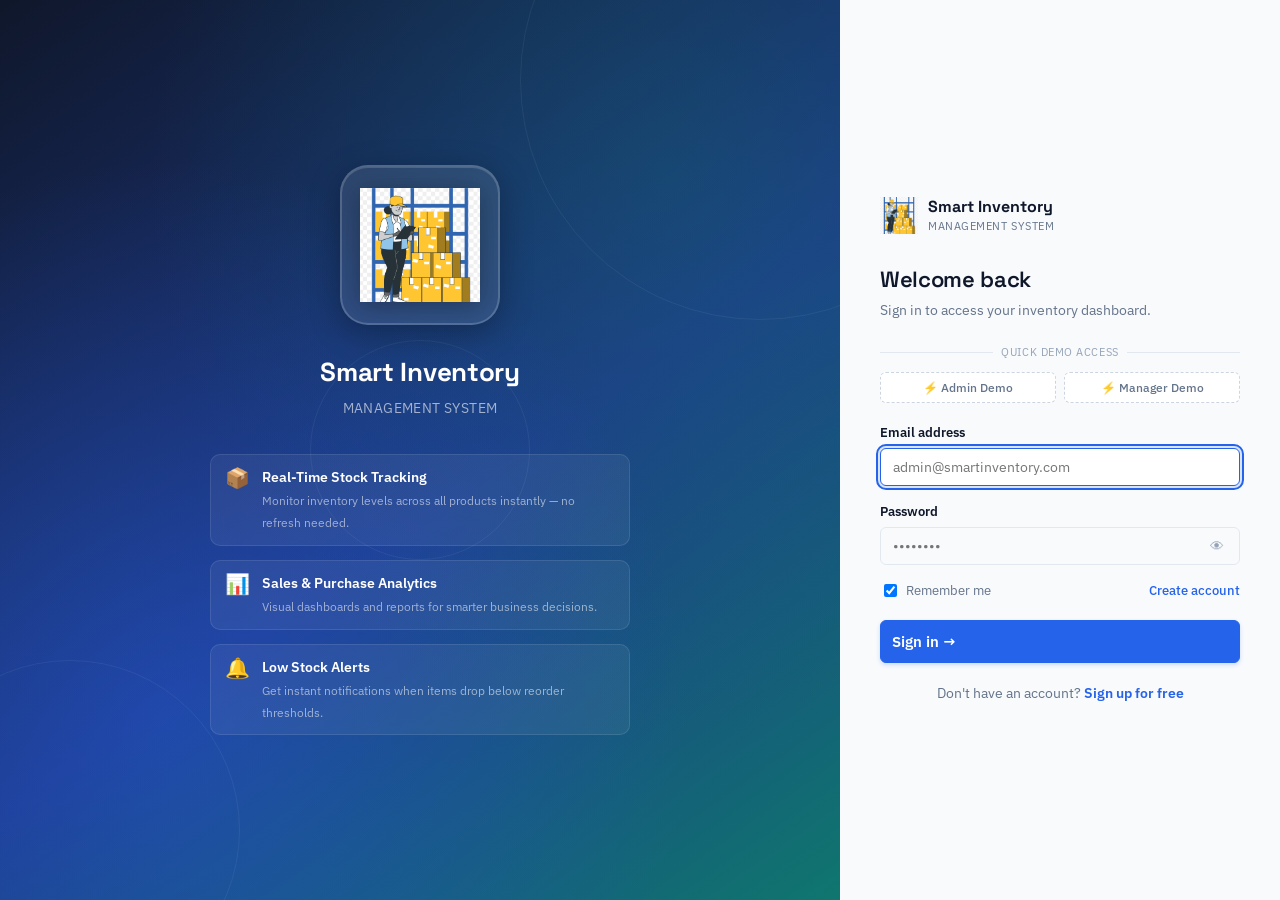
<file: inventory-app/settings.html>
<!DOCTYPE html>
<html lang="en">
<head>
<meta charset="UTF-8">
<meta name="viewport" content="width=device-width, initial-scale=1.0">
<title>Settings · Smart Inventory</title>
<link rel="preconnect" href="https://fonts.googleapis.com">
<link href="https://fonts.googleapis.com/css2?family=Space+Grotesk:wght@500;600;700&family=IBM+Plex+Sans:wght@400;500;600&family=IBM+Plex+Mono:wght@400;500&display=swap" rel="stylesheet">
<link rel="stylesheet" href="css/style.css">
<link rel="stylesheet" href="css/responsive.css">
</head>
<body>
<div class="app-shell">
  <div id="sidebar-root"></div>
  <div class="main">
    <div id="topbar-root"></div>
    <div class="content">

      <div class="page-head">
        <div>
          <h2>Settings</h2>
          <div class="desc">Store details, currency, tax rate, and your data.</div>
        </div>
      </div>

      <div class="grid-2">
        <div class="card">
          <div class="card-head"><h3>Store information</h3></div>
          <form id="settings-form">
            <div class="field">
              <label>Store name</label>
              <input type="text" id="s-store-name">
            </div>
            <div class="field-row">
              <div class="field">
                <label>Currency</label>
                <select id="s-currency">
                  <option value="USD">USD — US Dollar ($)</option>
                  <option value="EUR">EUR — Euro (€)</option>
                  <option value="GBP">GBP — British Pound (£)</option>
                  <option value="INR">INR — Indian Rupee (₹)</option>
                  <option value="JPY">JPY — Japanese Yen (¥)</option>
                </select>
              </div>
              <div class="field">
                <label>Default tax rate (%)</label>
                <input type="number" id="s-tax-rate" min="0" step="0.1">
              </div>
            </div>
            <div class="field">
              <label style="display:flex; align-items:center; gap:8px; font-weight:500;">
                <input type="checkbox" id="s-sound" style="width:auto;"> Enable real-time audio chimes & notifications
              </label>
            </div>
            <button type="submit" class="btn btn-primary">Save settings</button>
          </form>
        </div>

        <div class="card">
          <div class="card-head"><h3>Backup & restore</h3></div>
          <p class="field-hint">Everything is stored locally in this browser. Export a backup regularly, or move your data to another device.</p>
          <div style="display:flex; gap:10px; flex-wrap:wrap; margin:14px 0;">
            <button class="btn" id="export-backup-btn">Export backup (JSON)</button>
            <button class="btn" id="import-backup-btn">Import backup</button>
            <input type="file" id="import-file" accept="application/json" style="display:none;">
          </div>
          <hr class="divider">
          <p class="field-hint">Danger zone — this clears every product, sale, and contact from this browser.</p>
          <button class="btn btn-danger" id="wipe-btn">Erase all data</button>
        </div>
      </div>

    </div>
  </div>
</div>

<script src="js/utils.js"></script>
<script src="js/storage.js"></script>
<script src="js/auth.js"></script>
<script src="js/app.js"></script>
<script>
  App.renderShell('settings', 'Settings', 'Preferences');

  function loadSettings() {
    const s = Storage.getSettings();
    Utils.qs('#s-store-name').value = s.storeName || '';
    Utils.qs('#s-currency').value = s.currency || 'USD';
    Utils.qs('#s-tax-rate').value = s.taxRate ?? 0;
    Utils.qs('#s-sound').checked = s.soundEnabled !== false;
  }

  Utils.qs('#settings-form').addEventListener('submit', e => {
    e.preventDefault();
    Storage.saveSettings({
      storeName: Utils.qs('#s-store-name').value.trim() || 'My Store',
      currency: Utils.qs('#s-currency').value,
      taxRate: Number(Utils.qs('#s-tax-rate').value) || 0,
      soundEnabled: Utils.qs('#s-sound').checked
    });
    Utils.playChime('success');
    Utils.toast('Settings saved successfully', 'success');
    App.renderShell('settings', 'Settings', 'Preferences');
  });

  Utils.qs('#export-backup-btn').addEventListener('click', () => {
    Utils.downloadFile('inventory-backup.json', Storage.exportAll(), 'application/json');
  });

  Utils.qs('#import-backup-btn').addEventListener('click', () => Utils.qs('#import-file').click());
  Utils.qs('#import-file').addEventListener('change', e => {
    const file = e.target.files[0];
    if (!file) return;
    const reader = new FileReader();
    reader.onload = () => {
      try {
        Storage.importAll(reader.result);
        Utils.toast('Backup restored — reloading…', 'success');
        setTimeout(() => location.reload(), 900);
      } catch (err) {
        Utils.toast('That file could not be read', 'error');
      }
    };
    reader.readAsText(file);
  });

  Utils.qs('#wipe-btn').addEventListener('click', () => {
    if (!Utils.confirmAction('This will permanently erase all data in this browser. Continue?')) return;
    Storage.wipeAll();
    Utils.toast('All data erased — reloading…', 'success');
    setTimeout(() => location.reload(), 900);
  });

  loadSettings();
</script>
</body>
</html>
</file>
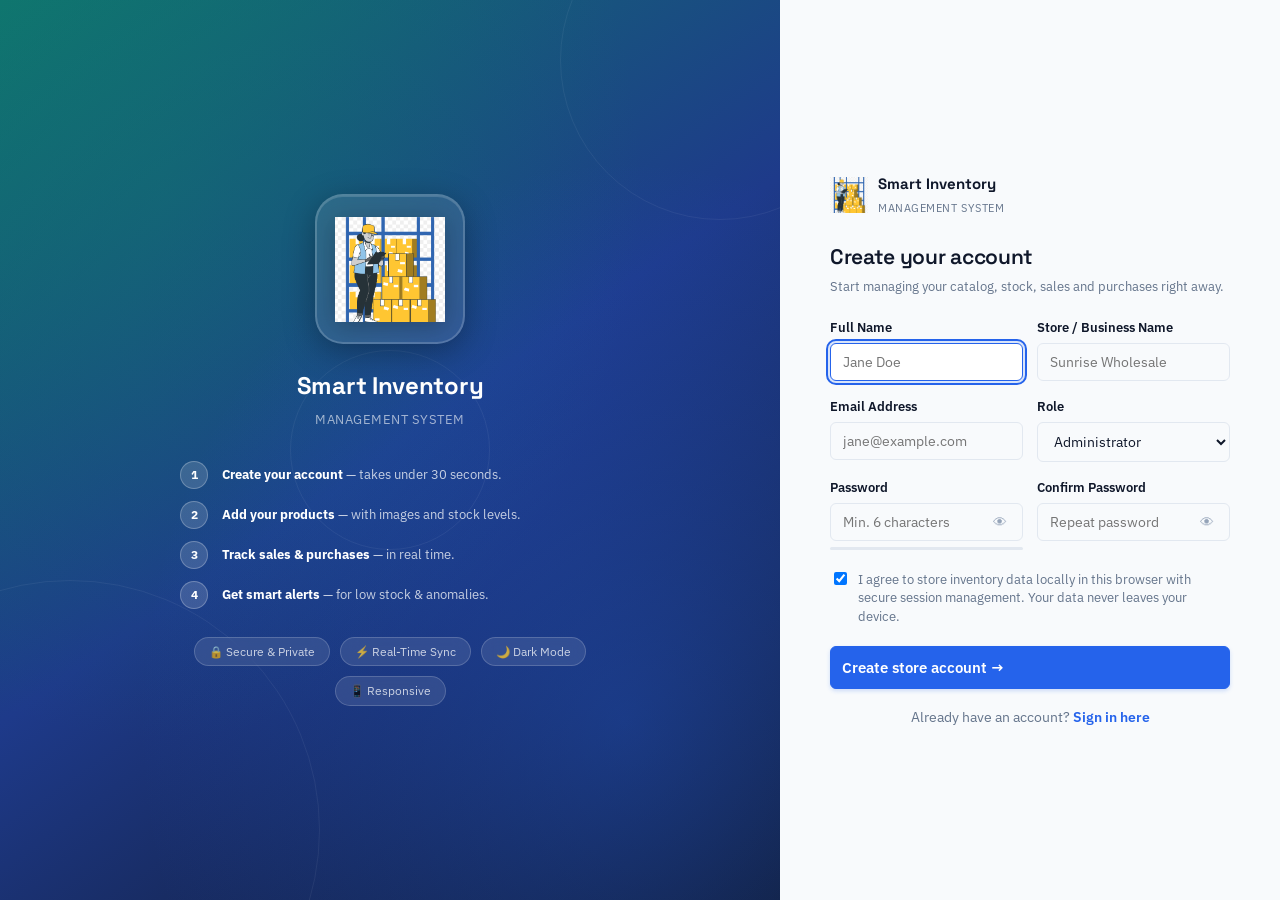
<file: inventory-app/signup.html>
<!DOCTYPE html>
<html lang="en">
<head>
<meta charset="UTF-8">
<meta name="viewport" content="width=device-width, initial-scale=1.0">
<title>Create Account · Smart Inventory Management System</title>
<meta name="description" content="Create your Smart Inventory Management System account to manage stock, sales, and purchases in real-time.">
<link rel="preconnect" href="https://fonts.googleapis.com">
<link href="https://fonts.googleapis.com/css2?family=Space+Grotesk:wght@500;600;700&family=IBM+Plex+Sans:wght@400;500;600&family=IBM+Plex+Mono:wght@400;500&display=swap" rel="stylesheet">
<link rel="stylesheet" href="css/style.css">
<link rel="stylesheet" href="css/responsive.css">
<style>
  /* ─── Auth Layout ─── */
  body { margin: 0; min-height: 100vh; }

  .auth-split {
    display: flex;
    min-height: 100vh;
  }

  /* ── Left hero panel ── */
  .auth-hero {
    flex: 1;
    display: flex;
    flex-direction: column;
    align-items: center;
    justify-content: center;
    background: linear-gradient(145deg, #0F766E 0%, #1E3A8A 50%, #0F172A 100%);
    padding: 48px 40px;
    position: relative;
    overflow: hidden;
    min-width: 0;
  }

  .auth-hero::before {
    content: '';
    position: absolute;
    inset: 0;
    background:
      radial-gradient(ellipse at 80% 80%, rgba(37,99,235,0.35) 0%, transparent 55%),
      radial-gradient(ellipse at 20% 20%, rgba(15,118,110,0.35) 0%, transparent 55%);
    pointer-events: none;
  }

  .hero-ring {
    position: absolute;
    border-radius: 50%;
    border: 1.5px solid rgba(255,255,255,0.06);
    pointer-events: none;
  }
  .hero-ring-1 { width: 500px; height: 500px; bottom: -180px; left: -180px; }
  .hero-ring-2 { width: 320px; height: 320px; top: -100px; right: -100px; }
  .hero-ring-3 { width: 200px; height: 200px; top: 50%; left: 50%; transform: translate(-50%,-50%); }

  .hero-content {
    position: relative;
    z-index: 1;
    text-align: center;
    max-width: 420px;
  }

  .hero-logo-wrap {
    display: inline-flex;
    align-items: center;
    justify-content: center;
    width: 150px;
    height: 150px;
    background: rgba(255,255,255,0.10);
    border: 2px solid rgba(255,255,255,0.18);
    border-radius: 28px;
    margin-bottom: 24px;
    backdrop-filter: blur(12px);
    box-shadow: 0 8px 32px rgba(0,0,0,0.30), inset 0 1px 0 rgba(255,255,255,0.15);
    transition: transform 0.3s ease, box-shadow 0.3s ease;
    animation: float 4s ease-in-out infinite;
  }
  @keyframes float {
    0%, 100% { transform: translateY(0); }
    50% { transform: translateY(-8px); }
  }
  .hero-logo-wrap img {
    width: 110px;
    height: 110px;
    object-fit: contain;
    filter: drop-shadow(0 4px 12px rgba(0,0,0,0.25));
  }

  .hero-brand-name {
    font-family: var(--font-display);
    font-size: 24px;
    font-weight: 700;
    color: #fff;
    margin: 0 0 6px;
    letter-spacing: -0.3px;
  }

  .hero-brand-sub {
    font-size: 12.5px;
    color: rgba(255,255,255,0.60);
    margin: 0 0 32px;
    letter-spacing: 0.04em;
    text-transform: uppercase;
  }

  .hero-steps {
    display: flex;
    flex-direction: column;
    gap: 12px;
    text-align: left;
  }
  .hero-step {
    display: flex;
    align-items: center;
    gap: 14px;
  }
  .hero-step-num {
    width: 28px;
    height: 28px;
    border-radius: 50%;
    background: rgba(255,255,255,0.15);
    border: 1.5px solid rgba(255,255,255,0.25);
    color: #fff;
    font-size: 12px;
    font-weight: 700;
    display: flex;
    align-items: center;
    justify-content: center;
    flex-shrink: 0;
  }
  .hero-step-text {
    color: rgba(255,255,255,0.75);
    font-size: 13px;
    line-height: 1.4;
  }
  .hero-step-text strong { color: #fff; }

  .hero-badges {
    display: flex;
    justify-content: center;
    gap: 10px;
    flex-wrap: wrap;
    margin-top: 28px;
  }
  .hero-badge {
    background: rgba(255,255,255,0.10);
    border: 1px solid rgba(255,255,255,0.18);
    border-radius: 20px;
    padding: 5px 14px;
    font-size: 11.5px;
    color: rgba(255,255,255,0.75);
    backdrop-filter: blur(8px);
  }

  /* ── Right form panel ── */
  .auth-form-panel {
    width: 500px;
    flex-shrink: 0;
    display: flex;
    flex-direction: column;
    align-items: center;
    justify-content: center;
    padding: 40px 44px;
    background: var(--paper);
    overflow-y: auto;
  }

  .auth-form-inner {
    width: 100%;
    max-width: 400px;
  }

  .auth-form-logo {
    display: flex;
    align-items: center;
    gap: 10px;
    margin-bottom: 24px;
  }
  .auth-form-logo img {
    width: 38px;
    height: 38px;
    object-fit: contain;
  }
  .auth-form-logo-text strong {
    display: block;
    font-family: var(--font-display);
    font-size: 15px;
    color: var(--ink);
  }
  .auth-form-logo-text span {
    font-size: 11px;
    color: var(--ink-soft);
    text-transform: uppercase;
    letter-spacing: 0.05em;
  }

  .auth-heading { font-size: 21px; margin: 0 0 4px; }
  .auth-subhead { font-size: 13px; color: var(--ink-soft); margin: 0 0 22px; line-height: 1.5; }

  .password-wrap { position: relative; }
  .toggle-pwd {
    position: absolute;
    right: 12px;
    top: 50%;
    transform: translateY(-50%);
    background: none;
    border: none;
    color: var(--ink-faint);
    cursor: pointer;
    font-size: 14px;
    padding: 4px;
    line-height: 1;
    transition: color 0.15s;
  }
  .toggle-pwd:hover { color: var(--ink); }

  .terms-row {
    display: flex;
    align-items: flex-start;
    gap: 8px;
    margin-bottom: 20px;
    font-size: 12.5px;
    color: var(--ink-soft);
    line-height: 1.5;
  }
  .terms-row input { width: auto; margin-top: 2px; flex-shrink: 0; }

  .auth-footer {
    margin-top: 18px;
    text-align: center;
    font-size: 13.5px;
    color: var(--ink-soft);
  }
  .auth-footer a {
    color: var(--accent);
    font-weight: 600;
    text-decoration: none;
  }
  .auth-footer a:hover { text-decoration: underline; }

  /* Password strength bar */
  .pwd-strength {
    height: 3px;
    border-radius: 3px;
    background: var(--line);
    margin-top: 6px;
    overflow: hidden;
    transition: all 0.3s;
  }
  .pwd-strength-bar {
    height: 100%;
    border-radius: 3px;
    width: 0%;
    transition: width 0.3s, background 0.3s;
  }

  /* ── Responsive ── */
  @media (max-width: 860px) {
    .auth-split { flex-direction: column; }
    .auth-hero {
      min-height: 220px;
      padding: 32px 24px;
    }
    .hero-steps, .hero-badges { display: none; }
    .hero-logo-wrap { width: 100px; height: 100px; margin-bottom: 16px; animation: none; }
    .hero-logo-wrap img { width: 72px; height: 72px; }
    .hero-brand-name { font-size: 20px; }
    .hero-brand-sub { margin-bottom: 0; }
    .auth-form-panel { width: 100%; padding: 32px 24px; }
  }
</style>
</head>
<body>

<div class="auth-split">

  <!-- ── Left hero panel ── -->
  <div class="auth-hero">
    <div class="hero-ring hero-ring-1"></div>
    <div class="hero-ring hero-ring-2"></div>
    <div class="hero-ring hero-ring-3"></div>

    <div class="hero-content">
      <div class="hero-logo-wrap">
        <img src="assets/images/logo.png" alt="Smart Inventory Logo">
      </div>
      <h1 class="hero-brand-name">Smart Inventory</h1>
      <p class="hero-brand-sub">Management System</p>

      <div class="hero-steps">
        <div class="hero-step">
          <div class="hero-step-num">1</div>
          <div class="hero-step-text"><strong>Create your account</strong> — takes under 30 seconds.</div>
        </div>
        <div class="hero-step">
          <div class="hero-step-num">2</div>
          <div class="hero-step-text"><strong>Add your products</strong> — with images and stock levels.</div>
        </div>
        <div class="hero-step">
          <div class="hero-step-num">3</div>
          <div class="hero-step-text"><strong>Track sales & purchases</strong> — in real time.</div>
        </div>
        <div class="hero-step">
          <div class="hero-step-num">4</div>
          <div class="hero-step-text"><strong>Get smart alerts</strong> — for low stock & anomalies.</div>
        </div>
      </div>

      <div class="hero-badges">
        <div class="hero-badge">🔒 Secure & Private</div>
        <div class="hero-badge">⚡ Real-Time Sync</div>
        <div class="hero-badge">🌙 Dark Mode</div>
        <div class="hero-badge">📱 Responsive</div>
      </div>
    </div>
  </div>

  <!-- ── Right form panel ── -->
  <div class="auth-form-panel">
    <div class="auth-form-inner">

      <div class="auth-form-logo">
        <img src="assets/images/logo.png" alt="Logo">
        <div class="auth-form-logo-text">
          <strong>Smart Inventory</strong>
          <span>Management System</span>
        </div>
      </div>

      <h2 class="auth-heading">Create your account</h2>
      <p class="auth-subhead">Start managing your catalog, stock, sales and purchases right away.</p>

      <form id="signup-form">
        <div class="field-row">
          <div class="field">
            <label for="name">Full Name</label>
            <input type="text" id="name" required placeholder="Jane Doe" autofocus>
          </div>
          <div class="field">
            <label for="store-name">Store / Business Name</label>
            <input type="text" id="store-name" required placeholder="Sunrise Wholesale">
          </div>
        </div>

        <div class="field-row">
          <div class="field">
            <label for="email">Email Address</label>
            <input type="email" id="email" required placeholder="jane@example.com">
          </div>
          <div class="field">
            <label for="role">Role</label>
            <select id="role">
              <option value="Administrator">Administrator</option>
              <option value="Inventory Manager">Inventory Manager</option>
              <option value="Cashier">Cashier / Staff</option>
            </select>
          </div>
        </div>

        <div class="field-row">
          <div class="field">
            <label for="password">Password</label>
            <div class="password-wrap">
              <input type="password" id="password" required placeholder="Min. 6 characters" minlength="6">
              <button type="button" class="toggle-pwd" id="toggle-pwd" title="Show password">👁</button>
            </div>
            <div class="pwd-strength" id="pwd-strength-bar-wrap">
              <div class="pwd-strength-bar" id="pwd-strength-bar"></div>
            </div>
            <div class="field-hint" id="pwd-hint"></div>
          </div>
          <div class="field">
            <label for="confirm-password">Confirm Password</label>
            <div class="password-wrap">
              <input type="password" id="confirm-password" required placeholder="Repeat password">
              <button type="button" class="toggle-pwd" id="toggle-pwd-confirm" title="Show password">👁</button>
            </div>
            <div class="field-hint" id="confirm-hint" style="color:var(--bad);"></div>
          </div>
        </div>

        <div class="terms-row">
          <input type="checkbox" id="terms" required checked>
          <label for="terms">I agree to store inventory data locally in this browser with secure session management. Your data never leaves your device.</label>
        </div>

        <button type="submit" class="btn btn-primary" id="signup-btn"
          style="width:100%; padding:11px; font-size:15px; font-weight:600;">
          Create store account →
        </button>
      </form>

      <div class="auth-footer">
        Already have an account? <a href="login.html">Sign in here</a>
      </div>

    </div>
  </div>

</div>

<script src="js/utils.js"></script>
<script src="js/storage.js"></script>
<script src="js/auth.js"></script>
<script>
  // Theme on auth pages
  (function() {
    try {
      const s = JSON.parse(localStorage.getItem('sims_settings') || '{}');
      if (s.theme === 'dark') document.documentElement.setAttribute('data-theme', 'dark');
    } catch(e) {}
  })();

  // If already logged in, redirect to dashboard
  if (Auth.getCurrentUser()) {
    window.location.href = 'index.html';
  }

  // Toggle password visibility — main
  const pwdInput = Utils.qs('#password');
  const confirmPwdInput = Utils.qs('#confirm-password');
  Utils.qs('#toggle-pwd').addEventListener('click', () => {
    const isPwd = pwdInput.type === 'password';
    pwdInput.type = isPwd ? 'text' : 'password';
    Utils.qs('#toggle-pwd').textContent = isPwd ? '🔒' : '👁';
  });
  Utils.qs('#toggle-pwd-confirm').addEventListener('click', () => {
    const isPwd = confirmPwdInput.type === 'password';
    confirmPwdInput.type = isPwd ? 'text' : 'password';
    Utils.qs('#toggle-pwd-confirm').textContent = isPwd ? '🔒' : '👁';
  });

  // Password strength indicator
  pwdInput.addEventListener('input', () => {
    const v = pwdInput.value;
    const bar = Utils.qs('#pwd-strength-bar');
    const hint = Utils.qs('#pwd-hint');
    let strength = 0;
    let label = '';
    let color = '';
    if (v.length >= 6) strength++;
    if (v.length >= 10) strength++;
    if (/[A-Z]/.test(v)) strength++;
    if (/[0-9]/.test(v)) strength++;
    if (/[^A-Za-z0-9]/.test(v)) strength++;

    const pct = ['0%','20%','40%','60%','80%','100%'][strength];
    const colors = ['','#DC2626','#F59E0B','#F59E0B','#16A34A','#16A34A'];
    const labels = ['','Weak','Fair','Fair','Strong','Very Strong'];
    bar.style.width = pct;
    bar.style.background = colors[strength] || '';
    hint.textContent = v.length > 0 ? labels[strength] : '';
    hint.style.color = colors[strength] || '';
  });

  // Confirm password match hint
  confirmPwdInput.addEventListener('input', () => {
    const hint = Utils.qs('#confirm-hint');
    if (confirmPwdInput.value && confirmPwdInput.value !== pwdInput.value) {
      hint.textContent = 'Passwords do not match';
    } else if (confirmPwdInput.value && confirmPwdInput.value === pwdInput.value) {
      hint.textContent = '✓ Passwords match';
      hint.style.color = 'var(--good)';
    } else {
      hint.textContent = '';
    }
  });

  // Sign-up submission
  Utils.qs('#signup-form').addEventListener('submit', async e => {
    e.preventDefault();
    const name = Utils.qs('#name').value.trim();
    const storeName = Utils.qs('#store-name').value.trim();
    const email = Utils.qs('#email').value.trim();
    const role = Utils.qs('#role').value;
    const password = pwdInput.value;
    const confirm = confirmPwdInput.value;
    const btn = Utils.qs('#signup-btn');

    if (password !== confirm) {
      Utils.playChime && Utils.playChime('alert');
      Utils.toast('Passwords do not match', 'error');
      return;
    }

    btn.disabled = true;
    btn.textContent = 'Creating account…';

    try {
      await Auth.register({ name, storeName, email, role, password });
      Utils.playChime && Utils.playChime('success');
      Utils.toast(`Welcome to Smart Inventory, ${name}! 🎉`, 'success');
      setTimeout(() => { window.location.href = 'index.html'; }, 700);
    } catch (err) {
      Utils.playChime && Utils.playChime('alert');
      Utils.toast(err.message || 'Registration failed', 'error');
      btn.disabled = false;
      btn.textContent = 'Create store account →';
    }
  });
</script>
</body>
</html>
</file>
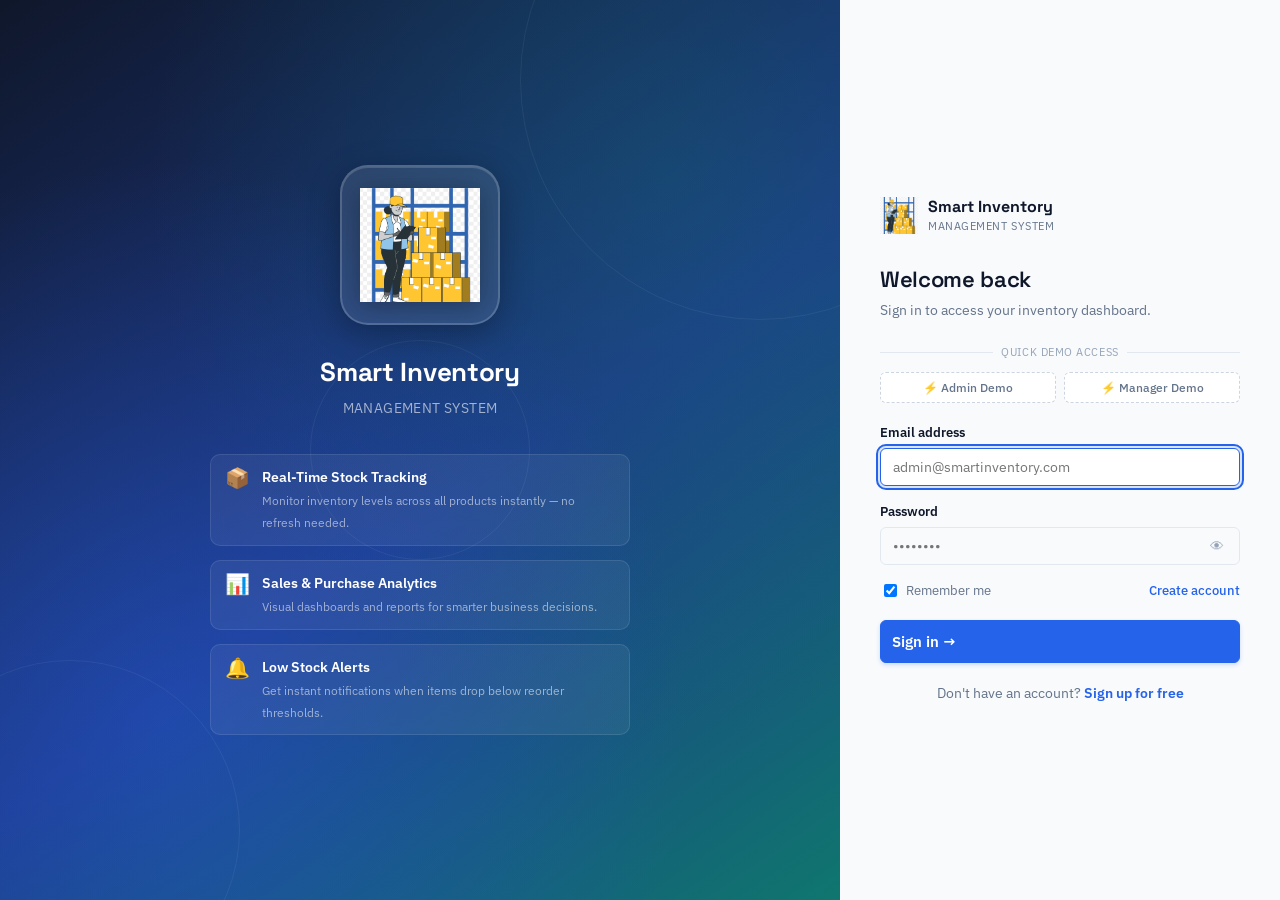
<file: inventory-app/suppliers.html>
<!DOCTYPE html>
<html lang="en">
<head>
<meta charset="UTF-8">
<meta name="viewport" content="width=device-width, initial-scale=1.0">
<title>Suppliers · Smart Inventory</title>
<link rel="preconnect" href="https://fonts.googleapis.com">
<link href="https://fonts.googleapis.com/css2?family=Space+Grotesk:wght@500;600;700&family=IBM+Plex+Sans:wght@400;500;600&family=IBM+Plex+Mono:wght@400;500&display=swap" rel="stylesheet">
<link rel="stylesheet" href="css/style.css">
<link rel="stylesheet" href="css/responsive.css">
</head>
<body>
<div class="app-shell">
  <div id="sidebar-root"></div>
  <div class="main">
    <div id="topbar-root"></div>
    <div class="content">

      <div class="page-head">
        <div>
          <h2>Suppliers</h2>
          <div class="desc">Keep track of who supplies your stock.</div>
        </div>
        <button class="btn btn-primary" id="add-btn">+ Add supplier</button>
      </div>

      <div class="table-wrap">
        <table>
          <thead><tr><th>Name</th><th>Phone</th><th>Email</th><th class="text-right">Actions</th></tr></thead>
          <tbody id="tbody"></tbody>
        </table>
      </div>

    </div>
  </div>
</div>

<div class="modal-overlay" id="modal">
  <div class="modal">
    <div class="modal-head">
      <h3 id="modal-title">Add supplier</h3>
      <button class="modal-close" id="modal-close">✕</button>
    </div>
    <form id="form">
      <input type="hidden" id="record-id">
      <div class="field"><label>Name</label><input type="text" id="f-name" required></div>
      <div class="field"><label>Phone</label><input type="text" id="f-phone"></div>
      <div class="field"><label>Email</label><input type="email" id="f-email"></div>
      <div class="modal-foot">
        <button type="button" class="btn" id="modal-cancel">Cancel</button>
        <button type="submit" class="btn btn-primary">Save</button>
      </div>
    </form>
  </div>
</div>

<script src="js/utils.js"></script>
<script src="js/storage.js"></script>
<script src="js/auth.js"></script>
<script src="js/app.js"></script>
<script>
  App.renderShell('suppliers', 'Suppliers', 'Vendors');
  const Entity = Storage.Suppliers;

  function render() {
    const items = Entity.all();
    const tbody = Utils.qs('#tbody');
    if (!items.length) { tbody.innerHTML = `<tr><td colspan="4"><div class="table-empty">No suppliers yet.</div></td></tr>`; return; }
    tbody.innerHTML = items.map(c => `
      <tr>
        <td><strong>${c.name}</strong></td>
        <td>${c.phone || '—'}</td>
        <td>${c.email || '—'}</td>
        <td class="text-right">
          <button class="btn btn-ghost btn-sm" data-edit="${c.id}">Edit</button>
          <button class="btn btn-ghost btn-sm" data-del="${c.id}">Delete</button>
        </td>
      </tr>`).join('');
    Utils.qsa('[data-edit]', tbody).forEach(b => b.addEventListener('click', () => openModal(Entity.get(b.dataset.edit))));
    Utils.qsa('[data-del]', tbody).forEach(b => b.addEventListener('click', () => {
      if (Utils.confirmAction('Delete this supplier?')) { Entity.delete(b.dataset.del); Utils.toast('Deleted', 'success'); render(); }
    }));
  }

  function openModal(record) {
    Utils.qs('#form').reset();
    Utils.qs('#modal-title').textContent = record ? 'Edit supplier' : 'Add supplier';
    Utils.qs('#record-id').value = record ? record.id : '';
    Utils.qs('#f-name').value = record ? record.name : '';
    Utils.qs('#f-phone').value = record ? record.phone || '' : '';
    Utils.qs('#f-email').value = record ? record.email || '' : '';
    Utils.qs('#modal').classList.add('is-open');
  }
  function closeModal() { Utils.qs('#modal').classList.remove('is-open'); }

  Utils.qs('#add-btn').addEventListener('click', () => openModal(null));
  Utils.qs('#modal-close').addEventListener('click', closeModal);
  Utils.qs('#modal-cancel').addEventListener('click', closeModal);
  Utils.qs('#form').addEventListener('submit', e => {
    e.preventDefault();
    const id = Utils.qs('#record-id').value;
    const payload = { name: Utils.qs('#f-name').value.trim(), phone: Utils.qs('#f-phone').value.trim(), email: Utils.qs('#f-email').value.trim() };
    if (!payload.name) { Utils.toast('Name is required', 'error'); return; }
    if (id) Entity.update(id, payload); else Entity.add(Object.assign({ id: Utils.uid('sup') }, payload));
    Utils.toast('Saved', 'success');
    closeModal();
    render();
  });

  Storage.on('suppliers_changed', () => render());
  Storage.on('all_changed', () => render());

  render();
</script>
</body>
</html>
</file>
<file: inventory-app/css/style.css>
/* style.css — Modern SaaS / Enterprise UI Design Tokens & Components */

:root {
  /* ===================================================
     Recommended UI Palette
     =================================================== */
  --primary: #2563EB;          /* Deep Blue */
  --primary-dark: #1E3A8A;     /* Navy Blue */
  --secondary: #0F766E;        /* Teal */
  --bg-main: #F8FAFC;          /* Very Light Blue/Gray Background */
  --card-bg: #FFFFFF;          /* Cards / Panels White */
  --text-main: #0F172A;        /* Main Text Dark Slate */
  --text-muted: #64748B;       /* Secondary Text Slate Gray */
  --border-color: #E2E8F0;     /* Borders Light Gray */
  --border-strong: #CBD5E1;

  /* Inventory Status Colors */
  --status-instock: #16A34A;   /* Green In Stock */
  --status-instock-bg: #DCFCE7;
  --status-lowstock: #F59E0B;  /* Amber Low Stock */
  --status-lowstock-bg: #FEF3C7;
  --status-outstock: #DC2626;  /* Red Out of Stock */
  --status-outstock-bg: #FEE2E2;
  --status-incoming: #0891B2;  /* Cyan Blue Info / Incoming */
  --status-incoming-bg: #CFFAFE;

  /* Sidebar Visual Hierarchy */
  --sidebar-bg: #0F172A;       /* Dark Slate Sidebar */
  --sidebar-text: #94A3B8;      /* Slate link text */
  --sidebar-text-active: #FFFFFF;
  --sidebar-active-bg: #2563EB; /* Active menu item Deep Blue */
  --sidebar-border: #1E293B;

  /* Mappings to internal tokens */
  --paper: var(--bg-main);
  --paper-raised: var(--card-bg);
  --ink: var(--text-main);
  --ink-soft: var(--text-muted);
  --ink-faint: #94A3B8;
  --line: var(--border-color);
  --line-strong: var(--border-strong);
  --accent: var(--primary);
  --accent-ink: #FFFFFF;
  --accent-soft: rgba(37, 99, 235, 0.08);
  --good: var(--status-instock);
  --good-soft: var(--status-instock-bg);
  --bad: var(--status-outstock);
  --bad-soft: var(--status-outstock-bg);

  --radius-s: 6px;
  --radius-m: 10px;
  --radius-l: 14px;
  --font-display: 'Space Grotesk', -apple-system, BlinkMacSystemFont, "Segoe UI", sans-serif;
  --font-body: 'IBM Plex Sans', -apple-system, BlinkMacSystemFont, "Segoe UI", Roboto, sans-serif;
  --font-mono: 'IBM Plex Mono', 'SFMono-Regular', Menlo, monospace;
  --sidebar-w: 240px;
  --topbar-h: 64px;

  --card-shadow: 0 1px 3px 0 rgba(0, 0, 0, 0.06), 0 1px 2px -1px rgba(0, 0, 0, 0.04);
  --card-shadow-hover: 0 6px 16px -2px rgba(0, 0, 0, 0.08), 0 2px 6px -2px rgba(0, 0, 0, 0.04);
}

html[data-theme="dark"] {
  --bg-main: #0B0F19;
  --card-bg: #111827;
  --text-main: #F8FAFC;
  --text-muted: #94A3B8;
  --border-color: #1F2937;
  --border-strong: #374151;
  --sidebar-bg: #030712;
  --sidebar-border: #111827;
  --paper: var(--bg-main);
  --paper-raised: var(--card-bg);
  --ink: var(--text-main);
  --ink-soft: var(--text-muted);
  --ink-faint: #64748B;
  --line: var(--border-color);
  --line-strong: var(--border-strong);
  --accent-soft: rgba(37, 99, 235, 0.2);
  --status-instock-bg: rgba(22, 163, 74, 0.18);
  --status-lowstock-bg: rgba(245, 158, 11, 0.18);
  --status-outstock-bg: rgba(220, 38, 38, 0.18);
  --status-incoming-bg: rgba(8, 145, 178, 0.18);
}

* { box-sizing: border-box; }
html, body { height: 100%; }

body {
  margin: 0;
  background: var(--bg-main);
  color: var(--text-main);
  font-family: var(--font-body);
  font-size: 14.5px;
  line-height: 1.5;
  -webkit-font-smoothing: antialiased;
}

h1, h2, h3, h4 {
  font-family: var(--font-display);
  font-weight: 600;
  margin: 0 0 4px;
  letter-spacing: -0.015em;
  color: var(--text-main);
}
p { margin: 0 0 8px; }
a { color: inherit; }
button { font-family: var(--font-body); }
:focus-visible { outline: 2px solid var(--primary); outline-offset: 2px; }

.mono { font-family: var(--font-mono); }

/* ---------- App Shell ---------- */
.app-shell {
  display: flex;
  min-height: 100vh;
}

/* ---------- Sidebar (Dark Slate #0F172A) ---------- */
.sidebar {
  width: var(--sidebar-w);
  flex-shrink: 0;
  background: var(--sidebar-bg);
  border-right: 1px solid var(--sidebar-border);
  display: flex;
  flex-direction: column;
  position: sticky;
  top: 0;
  height: 100vh;
  z-index: 20;
}

.brand {
  display: flex;
  align-items: center;
  gap: 12px;
  padding: 20px 18px;
  border-bottom: 1px solid var(--sidebar-border);
}

.brand-mark {
  width: 32px;
  height: 32px;
  background: linear-gradient(135deg, #2563EB 0%, #1E3A8A 100%);
  border-radius: var(--radius-s);
  position: relative;
  flex-shrink: 0;
  box-shadow: 0 2px 8px rgba(37, 99, 235, 0.35);
}
.brand-mark::before {
  content: '';
  position: absolute;
  top: 8px; left: 8px; right: 8px; height: 3px;
  background: #FFFFFF;
  border-radius: 2px;
}
.brand-mark::after {
  content: '';
  position: absolute;
  bottom: 8px; left: 8px; width: 10px; height: 3px;
  background: #38BDF8;
  border-radius: 2px;
}

.brand-name {
  font-family: var(--font-display);
  font-weight: 700;
  font-size: 15px;
  color: #FFFFFF;
  line-height: 1.2;
}
.brand-sub {
  font-size: 11px;
  color: #94A3B8;
}

.nav {
  flex: 1;
  padding: 16px 12px;
  overflow-y: auto;
}

.nav-link {
  display: flex;
  align-items: center;
  gap: 12px;
  padding: 10px 14px;
  margin-bottom: 4px;
  border-radius: var(--radius-s);
  color: var(--sidebar-text);
  text-decoration: none;
  font-size: 13.5px;
  font-weight: 500;
  transition: all 0.15s ease;
}
.nav-link:hover {
  background: rgba(255, 255, 255, 0.07);
  color: #FFFFFF;
}
.nav-link.is-active {
  background: var(--sidebar-active-bg);
  color: #FFFFFF;
  font-weight: 600;
  box-shadow: 0 4px 12px rgba(37, 99, 235, 0.35);
}
.nav-link .icon {
  width: 18px;
  height: 18px;
  flex-shrink: 0;
}

.sidebar-foot {
  padding: 14px 18px;
  border-top: 1px solid var(--sidebar-border);
  color: #94A3B8;
  font-size: 11.5px;
}

/* ---------- Main Content Area ---------- */
.main {
  flex: 1;
  min-width: 0;
  display: flex;
  flex-direction: column;
}

.topbar {
  height: var(--topbar-h);
  border-bottom: 1px solid var(--border-color);
  display: flex;
  align-items: center;
  justify-content: space-between;
  padding: 0 24px;
  position: sticky;
  top: 0;
  background: rgba(255, 255, 255, 0.9);
  backdrop-filter: blur(8px);
  -webkit-backdrop-filter: blur(8px);
  z-index: 10;
  gap: 16px;
}

html[data-theme="dark"] .topbar {
  background: rgba(17, 24, 39, 0.9);
}

.topbar-title {
  font-size: 18px;
  font-weight: 600;
  color: var(--text-main);
}
.topbar-title .eyebrow {
  display: block;
  font-size: 11px;
  font-weight: 500;
  text-transform: uppercase;
  letter-spacing: 0.05em;
  color: var(--text-muted);
}

.topbar-search {
  position: relative;
  width: 280px;
}
.topbar-search input {
  width: 100%;
  padding: 8px 12px 8px 32px;
  border-radius: var(--radius-s);
  border: 1px solid var(--border-color);
  background: var(--bg-main);
  color: var(--text-main);
  font-size: 13px;
  transition: all 0.15s;
}
.topbar-search input:focus {
  border-color: var(--primary);
  background: var(--card-bg);
  box-shadow: 0 0 0 3px rgba(37, 99, 235, 0.15);
}
.topbar-search::before {
  content: '⌕';
  position: absolute;
  left: 10px; top: 50%; transform: translateY(-50%);
  color: var(--text-muted);
  font-size: 16px;
}

.topbar-actions { display: flex; align-items: center; gap: 10px; }

.icon-btn {
  width: 36px; height: 36px;
  display: inline-flex; align-items: center; justify-content: center;
  border: 1px solid var(--border-color);
  background: var(--card-bg);
  border-radius: var(--radius-s);
  cursor: pointer;
  color: var(--text-main);
  font-size: 15px;
  transition: all 0.15s;
}
.icon-btn:hover {
  background: var(--bg-main);
  border-color: var(--border-strong);
}

.content {
  padding: 24px;
  flex: 1;
}

/* ---------- Buttons ---------- */
.btn {
  display: inline-flex; align-items: center; gap: 8px;
  padding: 8px 16px;
  border-radius: var(--radius-s);
  border: 1px solid var(--border-color);
  background: var(--card-bg);
  color: var(--text-main);
  font-size: 13.5px;
  font-weight: 600;
  cursor: pointer;
  font-family: var(--font-body);
  transition: all 0.15s ease;
  box-shadow: 0 1px 2px 0 rgba(0, 0, 0, 0.04);
}
.btn:hover {
  border-color: var(--border-strong);
  background: var(--bg-main);
}
.btn-primary {
  background: var(--primary);
  color: #FFFFFF;
  border-color: var(--primary);
  box-shadow: 0 2px 4px rgba(37, 99, 235, 0.2);
}
.btn-primary:hover {
  background: var(--primary-dark);
  border-color: var(--primary-dark);
  color: #FFFFFF;
  box-shadow: 0 4px 8px rgba(30, 58, 138, 0.3);
}
.btn-secondary {
  background: var(--secondary);
  color: #FFFFFF;
  border-color: var(--secondary);
}
.btn-danger {
  color: var(--status-outstock);
  border-color: var(--status-outstock-bg);
  background: var(--card-bg);
}
.btn-danger:hover {
  background: var(--status-outstock-bg);
  border-color: var(--status-outstock);
}
.btn-ghost {
  border-color: transparent;
  background: transparent;
  box-shadow: none;
  color: var(--text-muted);
}
.btn-ghost:hover {
  background: var(--accent-soft);
  color: var(--primary);
}
.btn-sm { padding: 6px 11px; font-size: 12.5px; }
.btn:disabled { opacity: 0.5; cursor: not-allowed; }

/* ---------- Cards / Panels (White #FFFFFF) ---------- */
.card {
  background: var(--card-bg);
  border: 1px solid var(--border-color);
  border-radius: var(--radius-m);
  padding: 20px;
  box-shadow: var(--card-shadow);
}
.card-head {
  display: flex; align-items: center; justify-content: space-between;
  margin-bottom: 16px;
}
.card-head h3 {
  font-size: 15px;
  font-weight: 600;
}

/* ---------- Stat Cards ---------- */
.stat-grid {
  display: grid;
  grid-template-columns: repeat(4, 1fr);
  gap: 16px;
  margin-bottom: 24px;
}
.stat-card {
  background: var(--card-bg);
  border: 1px solid var(--border-color);
  border-top: 3px solid var(--primary);
  border-radius: var(--radius-m);
  padding: 18px 20px;
  box-shadow: var(--card-shadow);
  transition: transform 0.2s, box-shadow 0.2s;
}
.stat-card:hover {
  transform: translateY(-2px);
  box-shadow: var(--card-shadow-hover);
}
.stat-card:nth-child(2) { border-top-color: var(--secondary); }
.stat-card:nth-child(3) { border-top-color: #8B5CF6; }
.stat-card:nth-child(4) { border-top-color: var(--status-lowstock); }

.stat-card .stat-label {
  font-size: 12.5px;
  font-weight: 500;
  color: var(--text-muted);
  margin-bottom: 6px;
}
.stat-card .stat-value {
  font-family: var(--font-display);
  font-size: 28px;
  font-weight: 700;
  color: var(--text-main);
  letter-spacing: -0.02em;
}
.stat-card .stat-sub {
  font-size: 11.5px;
  color: var(--text-muted);
  margin-top: 4px;
}

/* ---------- Forms ---------- */
.field { margin-bottom: 16px; }
.field label {
  display: block;
  font-size: 12.5px;
  font-weight: 600;
  color: var(--text-main);
  margin-bottom: 6px;
}
.field input, .field select, .field textarea {
  width: 100%;
  padding: 9px 12px;
  border-radius: var(--radius-s);
  border: 1px solid var(--border-color);
  background: var(--bg-main);
  color: var(--text-main);
  font-size: 13.5px;
  font-family: var(--font-body);
  transition: all 0.15s;
}
.field input:focus, .field select:focus, .field textarea:focus {
  border-color: var(--primary);
  background: var(--card-bg);
  box-shadow: 0 0 0 3px rgba(37, 99, 235, 0.15);
}
.field textarea { resize: vertical; min-height: 70px; }
.field-row { display: flex; gap: 14px; }
.field-row .field { flex: 1; }
.field-hint { font-size: 12px; color: var(--text-muted); margin-top: 4px; }

/* ---------- Tables ---------- */
.table-wrap {
  overflow-x: auto;
  border: 1px solid var(--border-color);
  border-radius: var(--radius-m);
  background: var(--card-bg);
  box-shadow: var(--card-shadow);
}
table {
  width: 100%;
  border-collapse: collapse;
  font-size: 13.5px;
}
thead th {
  text-align: left;
  padding: 12px 16px;
  font-size: 11.5px;
  font-weight: 600;
  text-transform: uppercase;
  letter-spacing: 0.05em;
  color: var(--text-muted);
  background: var(--bg-main);
  border-bottom: 1px solid var(--border-color);
  white-space: nowrap;
}
tbody td {
  padding: 12px 16px;
  border-bottom: 1px solid var(--border-color);
  vertical-align: middle;
  color: var(--text-main);
}
tbody tr:last-child td { border-bottom: none; }
tbody tr:hover { background: rgba(37, 99, 235, 0.025); }
tbody tr.row-low-stock { box-shadow: inset 3px 0 0 var(--status-lowstock); }
tbody tr.row-out-of-stock { box-shadow: inset 3px 0 0 var(--status-outstock); }
.table-empty { padding: 40px; text-align: center; color: var(--text-muted); }

/* ---------- Inventory Status Badges ---------- */
.badge {
  display: inline-flex; align-items: center; gap: 6px;
  padding: 3px 10px;
  border-radius: 100px;
  font-size: 12px;
  font-weight: 600;
}
.badge-good {
  background: var(--status-instock-bg);
  color: var(--status-instock);
  border: 1px solid rgba(22, 163, 74, 0.25);
}
.badge-warn {
  background: var(--status-lowstock-bg);
  color: #B45309;
  border: 1px solid rgba(245, 158, 11, 0.35);
}
.badge-bad {
  background: var(--status-outstock-bg);
  color: var(--status-outstock);
  border: 1px solid rgba(220, 38, 38, 0.25);
}
.badge-info {
  background: var(--status-incoming-bg);
  color: var(--status-incoming);
  border: 1px solid rgba(8, 145, 178, 0.25);
}
.badge-neutral {
  background: var(--border-color);
  color: var(--text-muted);
}

/* ---------- Modals ---------- */
.modal-overlay {
  position: fixed; inset: 0;
  background: rgba(15, 23, 42, 0.6);
  backdrop-filter: blur(4px);
  -webkit-backdrop-filter: blur(4px);
  display: none;
  align-items: center; justify-content: center;
  z-index: 100;
  padding: 20px;
}
.modal-overlay.is-open { display: flex; }
.modal {
  background: var(--card-bg);
  border-radius: var(--radius-l);
  border: 1px solid var(--border-color);
  width: 100%; max-width: 540px;
  max-height: 90vh;
  overflow-y: auto;
  padding: 24px;
  box-shadow: 0 20px 40px -10px rgba(15, 23, 42, 0.2);
}
.modal-wide { max-width: 800px; }
.modal-head { display: flex; align-items: center; justify-content: space-between; margin-bottom: 18px; }
.modal-head h3 { font-size: 17px; }
.modal-close { background: none; border: none; font-size: 20px; cursor: pointer; color: var(--text-muted); padding: 4px; }
.modal-close:hover { color: var(--text-main); }
.modal-foot { display: flex; justify-content: flex-end; gap: 10px; margin-top: 20px; }

/* ---------- Toasts ---------- */
.toast-host {
  position: fixed; bottom: 24px; right: 24px;
  display: flex; flex-direction: column; gap: 8px;
  z-index: 200;
}
.toast {
  background: var(--text-main);
  color: #FFFFFF;
  padding: 12px 18px;
  border-radius: var(--radius-s);
  font-size: 13.5px;
  font-weight: 500;
  box-shadow: 0 10px 25px rgba(0,0,0,0.15);
  opacity: 0; transform: translateY(8px);
  transition: opacity 0.2s, transform 0.2s;
}
.toast.is-visible { opacity: 1; transform: translateY(0); }
.toast--error { background: var(--status-outstock); }
.toast--success { background: var(--status-instock); }

/* ---------- Misc ---------- */
.page-head {
  display: flex; align-items: center; justify-content: space-between;
  margin-bottom: 20px; gap: 12px; flex-wrap: wrap;
}
.page-head h2 { font-size: 22px; }
.page-head .desc { font-size: 13px; color: var(--text-muted); }
.toolbar {
  display: flex; gap: 12px; align-items: center; flex-wrap: wrap; margin-bottom: 18px;
}
.toolbar input, .toolbar select {
  padding: 8px 12px;
  border-radius: var(--radius-s);
  border: 1px solid var(--border-color);
  background: var(--card-bg);
  color: var(--text-main);
  font-size: 13px;
}
.toolbar input:focus, .toolbar select:focus {
  border-color: var(--primary);
  box-shadow: 0 0 0 3px rgba(37, 99, 235, 0.15);
}
.grid-2 { display: grid; grid-template-columns: 1.4fr 1fr; gap: 20px; }
.spacer { flex: 1; }
.text-right { text-align: right; }
.divider { border: none; border-top: 1px solid var(--border-color); margin: 18px 0; }
.empty-state { text-align: center; padding: 50px 20px; color: var(--text-muted); }
.empty-state .glyph { font-size: 36px; margin-bottom: 12px; }

/* ---------- Tabs ---------- */
.tabs { display: flex; gap: 8px; margin-bottom: 20px; border-bottom: 1px solid var(--border-color); }
.tab-btn {
  padding: 10px 18px;
  border: none; background: none;
  color: var(--text-muted);
  font-family: var(--font-body); font-weight: 600; font-size: 14px;
  cursor: pointer;
  border-bottom: 2px solid transparent;
  margin-bottom: -1px;
  transition: all 0.15s;
}
.tab-btn:hover { color: var(--text-main); }
.tab-btn.is-active { color: var(--primary); border-bottom-color: var(--primary); }
.tab-panel { display: none; }
.tab-panel.is-active { display: block; }

/* ---------- Invoice ---------- */
.invoice-head { display: flex; justify-content: space-between; align-items: flex-start; margin-bottom: 20px; }
.invoice-head h2 { font-size: 22px; color: var(--text-main); }
.invoice-meta { font-size: 13px; color: var(--text-muted); text-align: right; }
.invoice-table { width: 100%; border-collapse: collapse; margin: 16px 0; }
.invoice-table th, .invoice-table td { padding: 9px 8px; border-bottom: 1px solid var(--border-color); font-size: 13px; text-align: left; }
.invoice-totals { margin-left: auto; width: 260px; }
.invoice-totals div { display: flex; justify-content: space-between; padding: 5px 0; font-size: 13px; color: var(--text-main); }
.invoice-totals .grand { font-weight: 700; font-size: 16px; border-top: 2px solid var(--border-strong); margin-top: 8px; padding-top: 10px; color: var(--primary); }

@media print {
  .app-shell, .toast-host { display: none !important; }
  .modal-overlay:not(#invoice-modal) { display: none !important; }
  #invoice-modal { position: static; background: none; padding: 0; display: block !important; }
  #invoice-modal .modal { box-shadow: none; border: none; max-height: none; max-width: 100%; margin: 0; }
  #invoice-modal .modal-head, #invoice-modal .modal-foot { display: none !important; }
}

/* ---------- Product Images & Thumbnails ---------- */
.product-cell {
  display: flex;
  align-items: center;
  gap: 12px;
}
.product-thumb {
  width: 44px;
  height: 44px;
  border-radius: var(--radius-s);
  border: 1px solid var(--border-color);
  background: var(--bg-main);
  object-fit: cover;
  flex-shrink: 0;
  transition: transform 0.2s cubic-bezier(0.16, 1, 0.3, 1), box-shadow 0.2s;
  box-shadow: 0 1px 3px rgba(0,0,0,0.06);
}
.product-thumb:hover {
  transform: scale(1.18);
  box-shadow: 0 4px 14px rgba(37, 99, 235, 0.2);
  z-index: 5;
  position: relative;
}
.product-thumb-sm {
  width: 32px;
  height: 32px;
  border-radius: var(--radius-s);
  border: 1px solid var(--border-color);
  background: var(--bg-main);
  object-fit: cover;
  flex-shrink: 0;
}
.product-thumb-lg {
  width: 80px;
  height: 80px;
  border-radius: var(--radius-m);
  border: 1px solid var(--border-color);
  background: var(--bg-main);
  object-fit: cover;
}

/* Image Upload & Presets Dropzone */
.image-upload-wrap {
  display: flex;
  gap: 14px;
  align-items: center;
  padding: 14px;
  background: var(--bg-main);
  border: 1.5px dashed var(--border-strong);
  border-radius: var(--radius-m);
  margin-top: 6px;
}
.image-upload-controls {
  flex: 1;
  display: flex;
  flex-direction: column;
  gap: 8px;
}
.preset-list {
  display: flex;
  gap: 6px;
  flex-wrap: wrap;
  margin-top: 4px;
}
.preset-pill {
  font-size: 11px;
  padding: 3px 9px;
  border-radius: 20px;
  background: var(--card-bg);
  border: 1px solid var(--border-color);
  color: var(--text-muted);
  cursor: pointer;
  transition: all 0.15s;
}
.preset-pill:hover, .preset-pill.is-selected {
  background: var(--primary);
  color: #FFFFFF;
  border-color: var(--primary);
}

/* Live Sync Pulse Badge */
.live-badge {
  display: inline-flex;
  align-items: center;
  gap: 6px;
  font-size: 11px;
  font-weight: 600;
  text-transform: uppercase;
  letter-spacing: 0.05em;
  padding: 4px 10px;
  border-radius: 20px;
  background: var(--status-instock-bg);
  color: var(--status-instock);
  border: 1px solid rgba(22, 163, 74, 0.3);
}
.live-dot {
  width: 7px;
  height: 7px;
  border-radius: 50%;
  background: #16A34A;
  box-shadow: 0 0 0 0 rgba(22, 163, 74, 0.7);
  animation: pulseLive 2s infinite;
}
@keyframes pulseLive {
  0% { transform: scale(0.95); box-shadow: 0 0 0 0 rgba(22, 163, 74, 0.7); }
  70% { transform: scale(1); box-shadow: 0 0 0 6px rgba(22, 163, 74, 0); }
  100% { transform: scale(0.95); box-shadow: 0 0 0 0 rgba(22, 163, 74, 0); }
}

/* Barcode & QR Code styling */
.barcode-badge-btn {
  display: inline-flex;
  align-items: center;
  gap: 4px;
  background: var(--bg-main);
  border: 1px solid var(--border-color);
  border-radius: var(--radius-s);
  padding: 2px 7px;
  font-size: 11.5px;
  cursor: pointer;
  transition: all 0.15s;
}
.barcode-badge-btn:hover {
  border-color: var(--primary);
  color: var(--primary);
}
.barcode-svg, .qrcode-svg {
  display: block;
  margin: 0 auto;
  color: var(--text-main);
}
.code-preview-card {
  background: #ffffff;
  padding: 20px;
  border-radius: var(--radius-m);
  box-shadow: 0 4px 14px rgba(0,0,0,0.06);
  border: 1px solid var(--border-color);
  text-align: center;
}
</file>
<file: inventory-app/css/dashboard.css>
/* dashboard.css — styles specific to the dashboard (index.html) */

.chart-card { padding-bottom: 12px; }
.chart-legend {
  font-size: 12px;
  color: var(--text-muted);
  font-weight: 500;
}

.bar-chart {
  display: flex;
  align-items: flex-end;
  gap: 16px;
  height: 190px;
  padding-top: 16px;
}
.bar-col {
  flex: 1;
  display: flex;
  flex-direction: column;
  align-items: center;
  gap: 8px;
  height: 100%;
  justify-content: flex-end;
}
.bar-col .bar {
  width: 100%;
  max-width: 36px;
  background: linear-gradient(180deg, #3B82F6 0%, #2563EB 100%);
  border-radius: 6px 6px 0 0;
  position: relative;
  min-height: 4px;
  transition: height 0.3s cubic-bezier(0.16, 1, 0.3, 1), background 0.2s;
  box-shadow: 0 2px 6px rgba(37, 99, 235, 0.25);
}
.bar-col:hover .bar {
  background: linear-gradient(180deg, #2563EB 0%, #1E3A8A 100%);
  box-shadow: 0 4px 12px rgba(37, 99, 235, 0.4);
}
/* Highlight current day in teal */
.bar-col:last-child .bar {
  background: linear-gradient(180deg, #14B8A6 0%, #0F766E 100%);
  box-shadow: 0 2px 8px rgba(15, 118, 110, 0.3);
}

.bar-col .bar-value {
  position: absolute;
  top: -20px; left: 50%; transform: translateX(-50%);
  font-size: 11px;
  font-weight: 600;
  color: var(--text-main);
  white-space: nowrap;
  font-family: var(--font-mono);
}
.bar-col .bar-label {
  font-size: 12px;
  font-weight: 500;
  color: var(--text-muted);
}

.activity-list { display: flex; flex-direction: column; }
.activity-row {
  display: flex; align-items: center; gap: 14px;
  padding: 12px 0;
  border-bottom: 1px solid var(--border-color);
}
.activity-row:last-child { border-bottom: none; }
.activity-icon {
  width: 38px; height: 38px; flex-shrink: 0;
  border-radius: var(--radius-s);
  background: rgba(37, 99, 235, 0.08);
  color: var(--primary);
  display: flex; align-items: center; justify-content: center;
  font-size: 16px;
  border: 1px solid rgba(37, 99, 235, 0.15);
}
.activity-main { flex: 1; min-width: 0; }
.activity-title { font-size: 13.5px; font-weight: 600; color: var(--text-main); }
.activity-sub { font-size: 12px; color: var(--text-muted); }
.activity-amount {
  font-family: var(--font-mono);
  font-size: 14px;
  font-weight: 600;
  color: var(--primary);
}

.low-stock-row {
  display: flex; align-items: center; justify-content: space-between;
  padding: 10px 0;
  border-bottom: 1px solid var(--border-color);
  font-size: 13.5px;
}
.low-stock-row:last-child { border-bottom: none; }
.low-stock-row .name { font-weight: 600; color: var(--text-main); }
.low-stock-row .qty {
  font-family: var(--font-mono);
  color: var(--status-outstock);
  font-size: 12.5px;
  font-weight: 600;
  background: var(--status-outstock-bg);
  padding: 2px 8px;
  border-radius: 12px;
}
</file>
<file: inventory-app/css/responsive.css>
/* responsive.css — breakpoints */

@media (max-width: 1080px) {
  .stat-grid { grid-template-columns: repeat(2, 1fr); }
  .grid-2 { grid-template-columns: 1fr; }
}

@media (max-width: 860px) {
  :root { --sidebar-w: 210px; }
  .content { padding: 16px; }
  .topbar { padding: 0 16px; }
  .topbar-search { display: none; }
}

@media (max-width: 680px) {
  .app-shell { flex-direction: column; }
  .sidebar {
    width: 100%;
    height: auto;
    position: relative;
    flex-direction: row;
    align-items: center;
    overflow-x: auto;
  }
  .brand { border-right: 1px solid var(--line); border-bottom: none; flex-shrink: 0; }
  .nav { display: flex; padding: 8px; overflow-x: auto; }
  .nav-link { flex-shrink: 0; margin-bottom: 0; }
  .nav-section-label { display: none; }
  .sidebar-foot { display: none; }
  .stat-grid { grid-template-columns: 1fr 1fr; }
  .field-row { flex-direction: column; gap: 0; }
  .topbar-title .eyebrow { display: none; }
}

@media (max-width: 460px) {
  .stat-grid { grid-template-columns: 1fr; }
  .page-head { flex-direction: column; align-items: flex-start; }
  .modal { padding: 16px; }
}

@media (prefers-reduced-motion: reduce) {
  * { transition: none !important; animation: none !important; }
}
</file>
